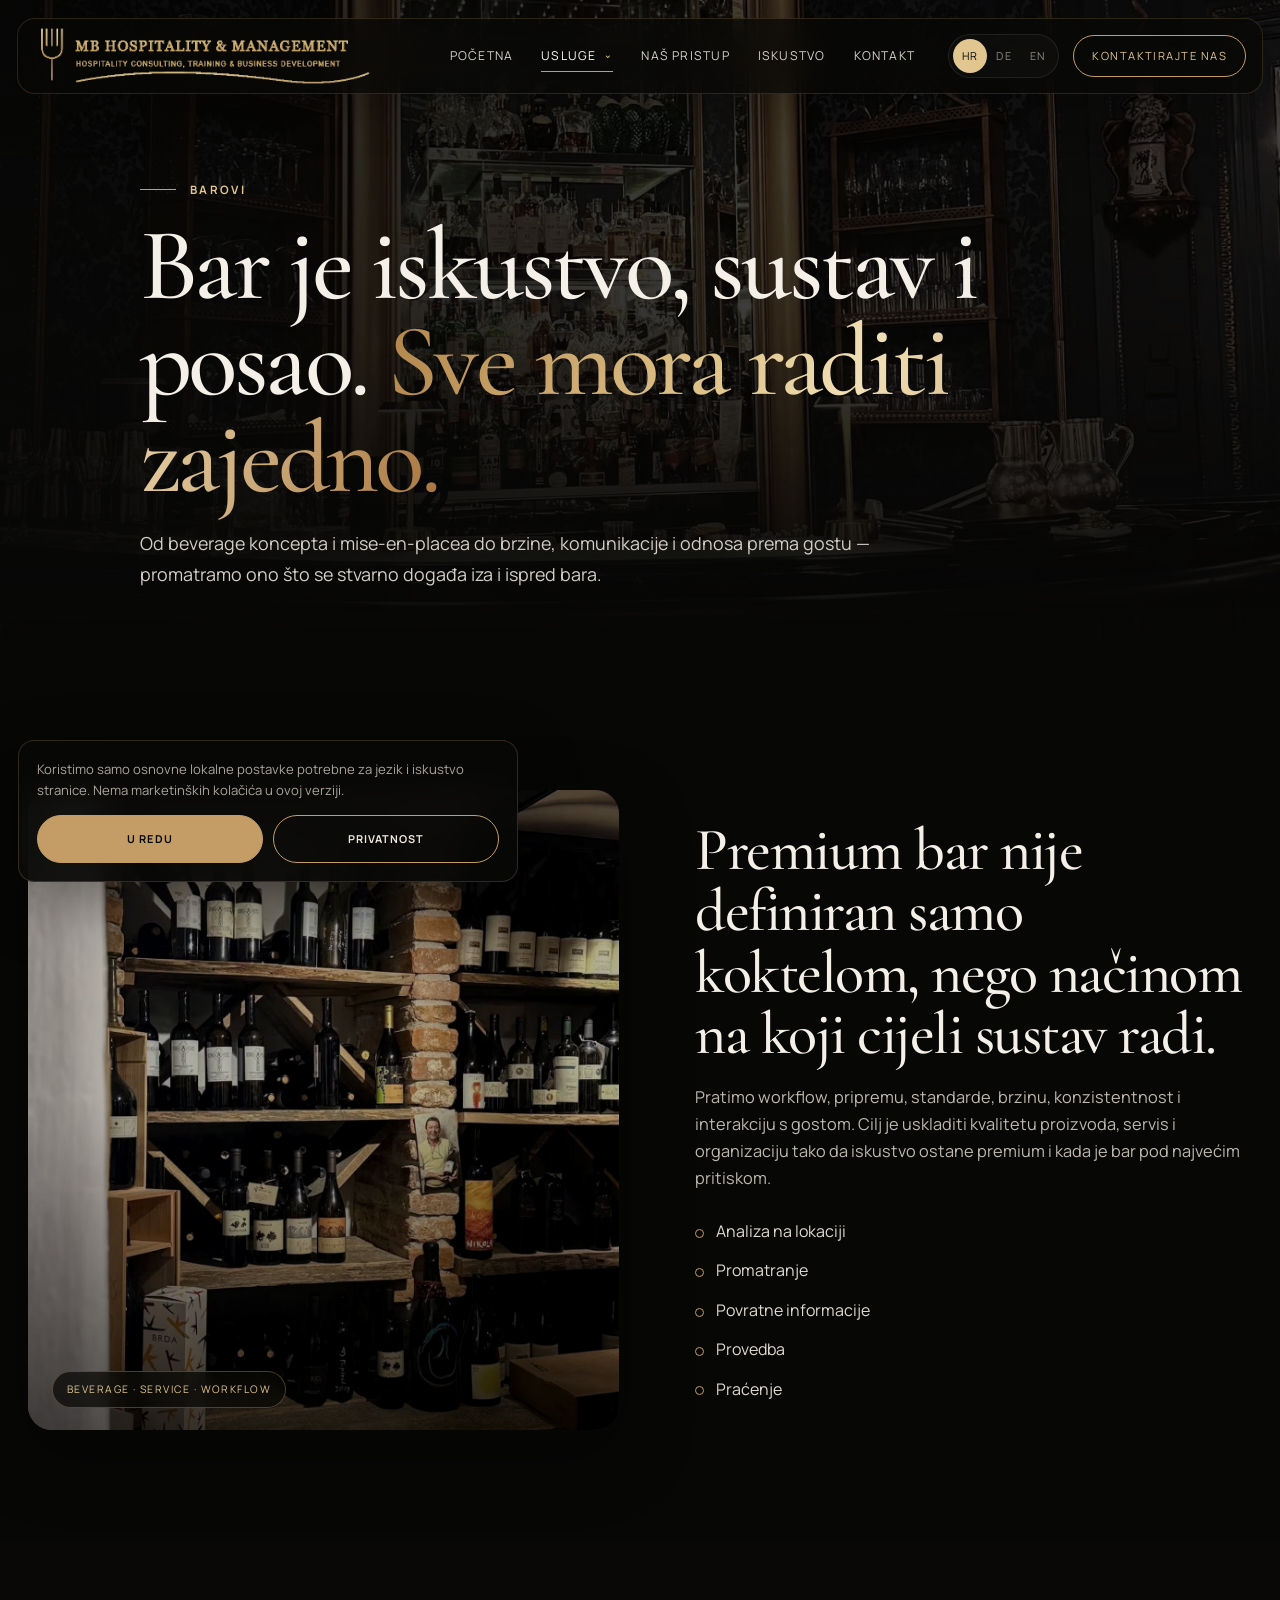
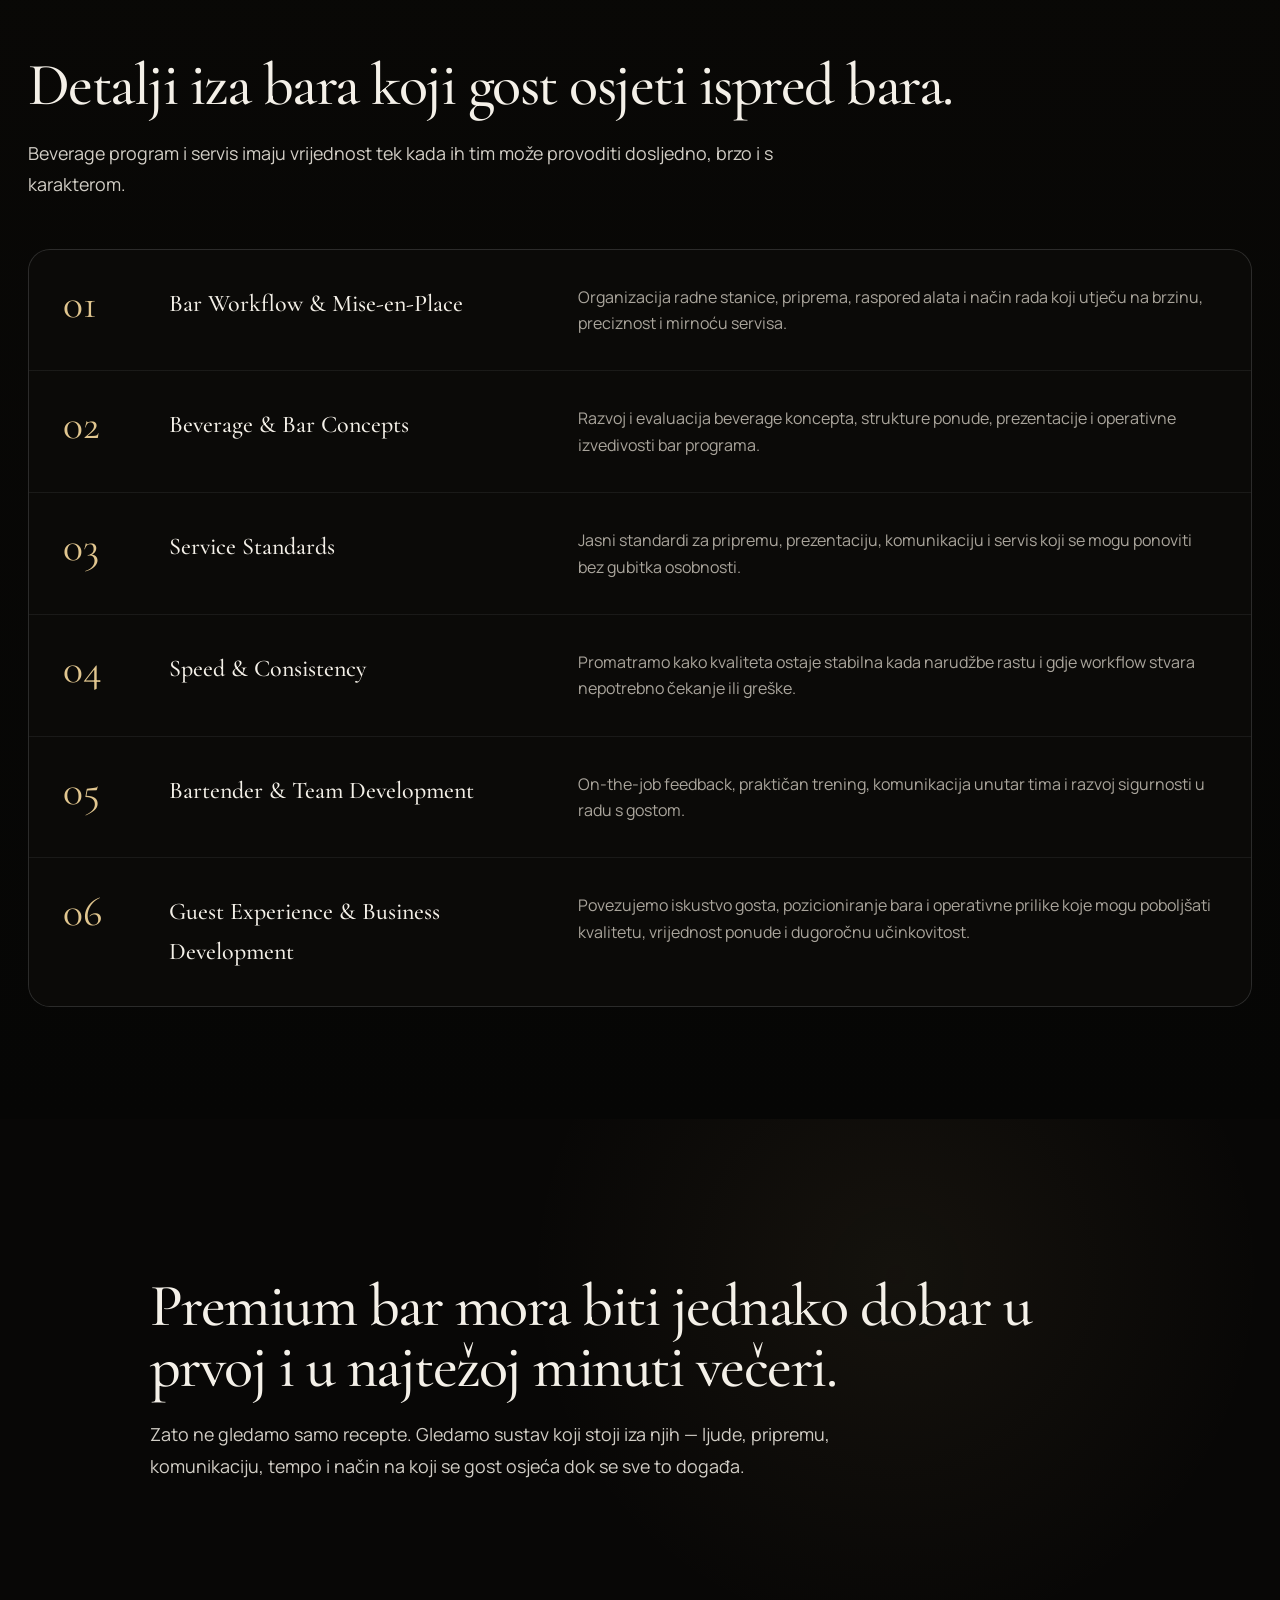
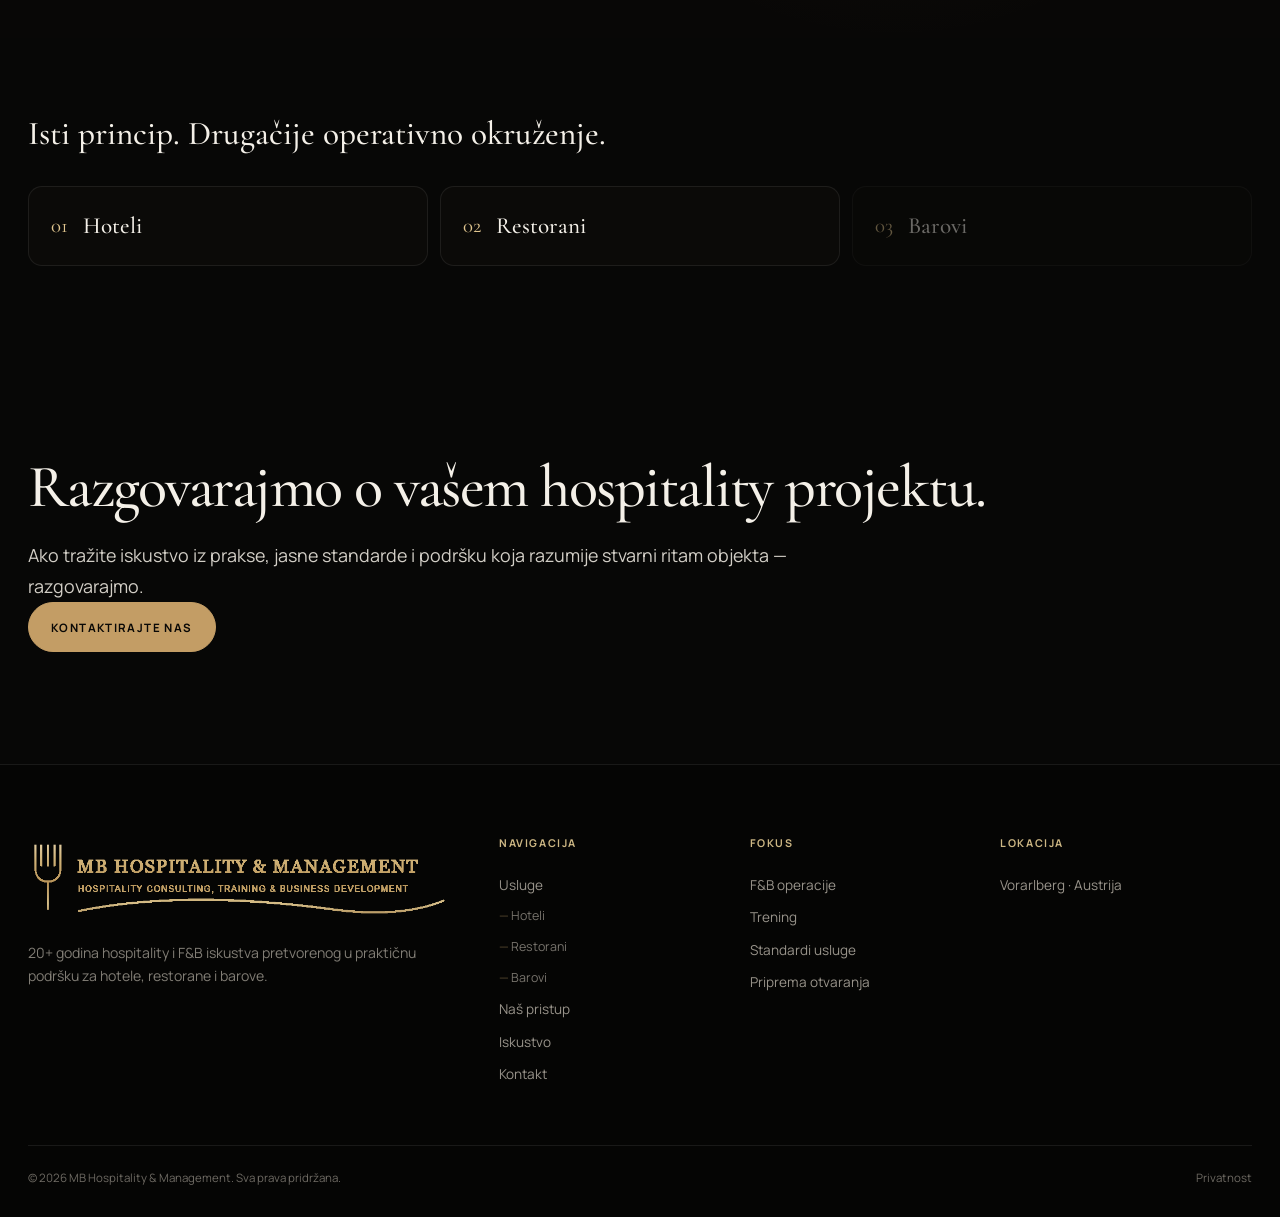
<file: barovi.html>
<!DOCTYPE html>

<html lang="hr"><head><meta charset="utf-8"/><meta content="width=device-width,initial-scale=1,viewport-fit=cover" name="viewport"/><meta content="#070706" name="theme-color"/><meta content="On-site operativna podrška za barove: workflow, beverage koncepti, standardi usluge, trening i razvoj bar operacije." name="description"/><title>Barovi | MB Hospitality &amp; Management</title><link href="assets/img/mark-gold.png" rel="icon" type="image/png"/><link href="https://fonts.googleapis.com" rel="preconnect"/><link crossorigin="" href="https://fonts.gstatic.com" rel="preconnect"/><link href="https://fonts.googleapis.com/css2?family=Cormorant+Garamond:wght@400;500;600&amp;family=Manrope:wght@400;500;600;700&amp;display=swap" rel="stylesheet"/><link href="assets/css/styles.css?v=20260821-profexp-final" rel="stylesheet"/><script defer="" src="assets/js/config.js"></script><script defer="" src="assets/js/app.js?v=20260821-profexp-final"></script></head><body data-meta-key="barsPage.meta" data-title-key="barsPage.title"><header class="site-header"><div class="nav-shell"><a aria-label="MB Hospitality &amp; Management" class="brand" href="index.html"><img alt="MB Hospitality &amp; Management" src="assets/img/logo-gold.png"/></a><nav aria-label="Glavna navigacija" class="desktop-nav" data-i18n-aria="aria.nav">
<a data-i18n="nav.home" data-nav-page="index" href="index.html">Početna</a>
<div class="nav-item nav-item--dropdown">
<a class="nav-parent" data-nav-page="usluge" href="usluge.html"><span data-i18n="nav.services">Usluge</span><span aria-hidden="true" class="nav-caret">⌄</span></a>
<div aria-label="Podstranice usluga" class="nav-dropdown" data-i18n-aria="aria.serviceSubnav">
<a data-nav-page="hoteli" href="hoteli.html"><span class="nav-dropdown__num">01</span><span data-i18n="nav.hotels">Hoteli</span></a>
<a data-nav-page="restorani" href="restorani.html"><span class="nav-dropdown__num">02</span><span data-i18n="nav.restaurants">Restorani</span></a>
<a data-nav-page="barovi" href="barovi.html"><span class="nav-dropdown__num">03</span><span data-i18n="nav.bars">Barovi</span></a>
</div>
</div>
<a data-i18n="nav.approach" data-nav-page="pristup" href="pristup.html">Naš pristup</a>
<a data-i18n="nav.experience" data-nav-page="iskustvo" href="iskustvo.html">Iskustvo</a>
<a data-i18n="nav.contact" data-nav-page="kontakt" href="kontakt.html">Kontakt</a>
</nav><div class="nav-actions"><div aria-label="Jezik" class="lang-switch" data-i18n-aria="aria.language"><button data-lang="hr" type="button">HR</button><button data-lang="de" type="button">DE</button><button data-lang="en" type="button">EN</button></div><a class="nav-cta" data-i18n="nav.cta" href="kontakt.html">Kontaktirajte nas</a><button aria-expanded="false" aria-label="Izbornik" class="menu-btn" data-i18n-aria="aria.menu" type="button"><span></span></button></div></div></header><div class="mobile-menu">
<a data-i18n="nav.home" data-nav-page="index" href="index.html">Početna</a>
<div class="mobile-subnav"><div class="mobile-subnav__head"><a class="mobile-subnav__parent" data-i18n="nav.services" data-nav-page="usluge" href="usluge.html">Usluge</a><button aria-controls="mobile-services-subnav" aria-expanded="false" class="mobile-subnav__toggle" data-i18n-aria="aria.serviceSubnav" type="button"><span aria-hidden="true"></span></button></div><div aria-hidden="true" class="mobile-subnav__links" id="mobile-services-subnav"><a data-nav-page="hoteli" href="hoteli.html"><span class="mobile-subnav__num">01</span><span data-i18n="nav.hotels">Hoteli</span></a><a data-nav-page="restorani" href="restorani.html"><span class="mobile-subnav__num">02</span><span data-i18n="nav.restaurants">Restorani</span></a><a data-nav-page="barovi" href="barovi.html"><span class="mobile-subnav__num">03</span><span data-i18n="nav.bars">Barovi</span></a></div></div>
<a data-i18n="nav.approach" data-nav-page="pristup" href="pristup.html">Naš pristup</a>
<a data-i18n="nav.experience" data-nav-page="iskustvo" href="iskustvo.html">Iskustvo</a>
<a data-i18n="nav.contact" data-nav-page="kontakt" href="kontakt.html">Kontakt</a>
<div aria-label="Jezik" class="lang-switch" data-i18n-aria="aria.language"><button data-lang="hr" type="button">HR</button><button data-lang="de" type="button">DE</button><button data-lang="en" type="button">EN</button></div>
<div class="mobile-menu__footer" data-i18n="common.location">Vorarlberg · Austrija</div>
</div><main>
<section class="page-hero sector-page-hero"><div class="page-hero__bg" style="background-image:url('assets/img/editorial/premium-bar.avif')"></div><div class="container page-hero__content"><p class="eyebrow" data-i18n="barsPage.eyebrow">Barovi</p><h1 class="display" data-i18n="barsPage.hero">Bar je iskustvo, sustav i posao. <span class="gold">Sve mora raditi zajedno.</span></h1><p class="lead" data-i18n="barsPage.lead">Od beverage koncepta i mise-en-placea do brzine, komunikacije i odnosa prema gostu — promatramo ono što se stvarno događa iza i ispred bara.</p></div></section>
<section class="section"><div class="container split"><div class="split__media reveal"><img alt="Vino i beverage program" data-i18n-alt="alt.wineCellar" loading="lazy" src="assets/img/editorial/wine-cellar.avif"/><span class="split__tag" data-i18n="barsPage.tag">Beverage · Service · Workflow</span></div><div class="split__copy reveal delay-1"><h2 class="h2" data-i18n="barsPage.introTitle">Premium bar nije definiran samo koktelom, nego načinom na koji cijela operacija radi.</h2><p data-i18n="barsPage.introText">Pratimo workflow, pripremu, standarde, brzinu, konzistentnost i interakciju s gostom. Cilj je uskladiti kvalitetu proizvoda, servis i organizaciju tako da iskustvo ostane premium i kada je bar pod najvećim pritiskom.</p><ul class="checklist sector-method-list"><li data-i18n="process.1t">On-site analiza</li><li data-i18n="process.2t">Promatranje</li><li data-i18n="process.3t">Povratne informacije</li><li data-i18n="process.4t">Provedba</li><li data-i18n="process.5t">Praćenje</li></ul></div></div></section>
<section class="section section--dark"><div class="container"><div class="reveal"><h2 class="h2" data-i18n="barsPage.focusTitle">Detalji iza bara koji gost osjeti ispred bara.</h2><p class="lead" data-i18n="barsPage.focusLead">Beverage program i servis imaju vrijednost tek kada ih tim može provoditi dosljedno, brzo i s karakterom.</p></div><div class="detail-list reveal"><div class="detail-row"><div class="detail-row__num">01</div><h3 data-i18n="barsPage.r1t">Bar Workflow &amp; Mise-en-Place</h3><p data-i18n="barsPage.r1p">Organizacija radne stanice, priprema, raspored alata i način rada koji utječu na brzinu, preciznost i mirnoću servisa.</p></div><div class="detail-row"><div class="detail-row__num">02</div><h3 data-i18n="barsPage.r2t">Beverage &amp; Bar Concepts</h3><p data-i18n="barsPage.r2p">Razvoj i evaluacija beverage koncepta, strukture ponude, prezentacije i operativne izvedivosti bar programa.</p></div><div class="detail-row"><div class="detail-row__num">03</div><h3 data-i18n="barsPage.r3t">Service Standards</h3><p data-i18n="barsPage.r3p">Jasni standardi za pripremu, prezentaciju, komunikaciju i servis koji se mogu ponoviti bez gubitka osobnosti.</p></div><div class="detail-row"><div class="detail-row__num">04</div><h3 data-i18n="barsPage.r4t">Speed &amp; Consistency</h3><p data-i18n="barsPage.r4p">Promatramo kako kvaliteta ostaje stabilna kada narudžbe rastu i gdje workflow stvara nepotrebno čekanje ili greške.</p></div><div class="detail-row"><div class="detail-row__num">05</div><h3 data-i18n="barsPage.r5t">Bartender &amp; Team Development</h3><p data-i18n="barsPage.r5p">On-the-job feedback, praktičan trening, komunikacija unutar tima i razvoj sigurnosti u radu s gostom.</p></div><div class="detail-row"><div class="detail-row__num">06</div><h3 data-i18n="barsPage.r6t">Guest Experience &amp; Business Development</h3><p data-i18n="barsPage.r6p">Povezujemo iskustvo gosta, pozicioniranje bara i operativne prilike koje mogu poboljšati kvalitetu, vrijednost ponude i dugoročnu učinkovitost.</p></div></div></div></section>
<section class="section sector-statement"><div class="container sector-statement__inner reveal"><h2 class="h2" data-i18n="barsPage.statement">Premium bar mora biti jednako dobar u prvoj i u najtežoj minuti večeri.</h2><p class="lead" data-i18n="barsPage.statementText">Zato ne gledamo samo recepte. Gledamo sustav koji stoji iza njih — ljude, pripremu, komunikaciju, tempo i način na koji se gost osjeća dok se sve to događa.</p></div></section>
<section class="section section--tight"><div class="container"><div class="reveal sector-crosshead sector-crosshead--clean"><h2 class="h3" data-i18n="sectors.crossTitle">Isti princip. Drugačije operativno okruženje.</h2></div><div class="sector-mini-links"><a data-sector-link="hoteli" href="hoteli.html"><span>01</span><strong data-i18n="nav.hotels">Hoteli</strong></a><a data-sector-link="restorani" href="restorani.html"><span>02</span><strong data-i18n="nav.restaurants">Restorani</strong></a><a data-sector-link="barovi" href="barovi.html"><span>03</span><strong data-i18n="nav.bars">Barovi</strong></a></div></div></section>
<section class="section cta-section"><div class="container cta-box reveal"><h2 class="h2" data-i18n="cta.title">Razgovarajmo o vašem hospitality projektu.</h2><p class="lead" data-i18n="cta.text">Ako tražite iskustvo iz prakse, jasne standarde i podršku koja razumije stvarni ritam objekta — razgovarajmo.</p><a class="btn btn--gold" data-i18n="cta.button" href="kontakt.html">Kontaktirajte nas</a></div></section>
</main><footer class="site-footer"><div class="container"><div class="footer-grid"><div class="footer-brand"><img alt="MB Hospitality &amp; Management" src="assets/img/logo-gold.png"/><p data-i18n="footer.copy">Operativno savjetovanje, trening i poslovni razvoj u hotelijerstvu i gastronomiji — izravno u vašem objektu.</p></div><div class="footer-col"><h4 data-i18n="footer.nav">Navigacija</h4><a data-i18n="nav.services" href="usluge.html">Usluge</a><a class="footer-sub" data-i18n="nav.hotels" href="hoteli.html">Hoteli</a><a class="footer-sub" data-i18n="nav.restaurants" href="restorani.html">Restorani</a><a class="footer-sub" data-i18n="nav.bars" href="barovi.html">Barovi</a><a data-i18n="nav.approach" href="pristup.html">Naš pristup</a><a data-i18n="nav.experience" href="iskustvo.html">Iskustvo</a><a data-i18n="nav.contact" href="kontakt.html">Kontakt</a></div><div class="footer-col"><h4 data-i18n="footer.focus">Fokus</h4><span data-i18n="footer.f1">F&amp;B operacije</span><span data-i18n="footer.f2">Trening</span><span data-i18n="footer.f3">Standardi usluge</span><span data-i18n="footer.f4">Priprema otvaranja</span></div><div class="footer-col"><h4 data-i18n="footer.location">Lokacija</h4><span data-i18n="common.location">Vorarlberg · Austrija</span></div></div><div class="footer-bottom"><span>© 2026 MB Hospitality &amp; Management. <span data-i18n="footer.rights">Sva prava pridržana.</span></span><a data-i18n="footer.privacy" href="privatnost.html">Privatnost</a></div></div></footer><div class="cookie-bar"><p data-i18n="cookie.text">Koristimo samo osnovne lokalne postavke potrebne za jezik i iskustvo stranice.</p><div class="cookie-actions"><button data-cookie-ok="" data-i18n="cookie.ok" type="button">U redu</button><a class="btn btn--ghost" data-i18n="cookie.more" href="privatnost.html">Privatnost</a></div></div></body></html>
</file>
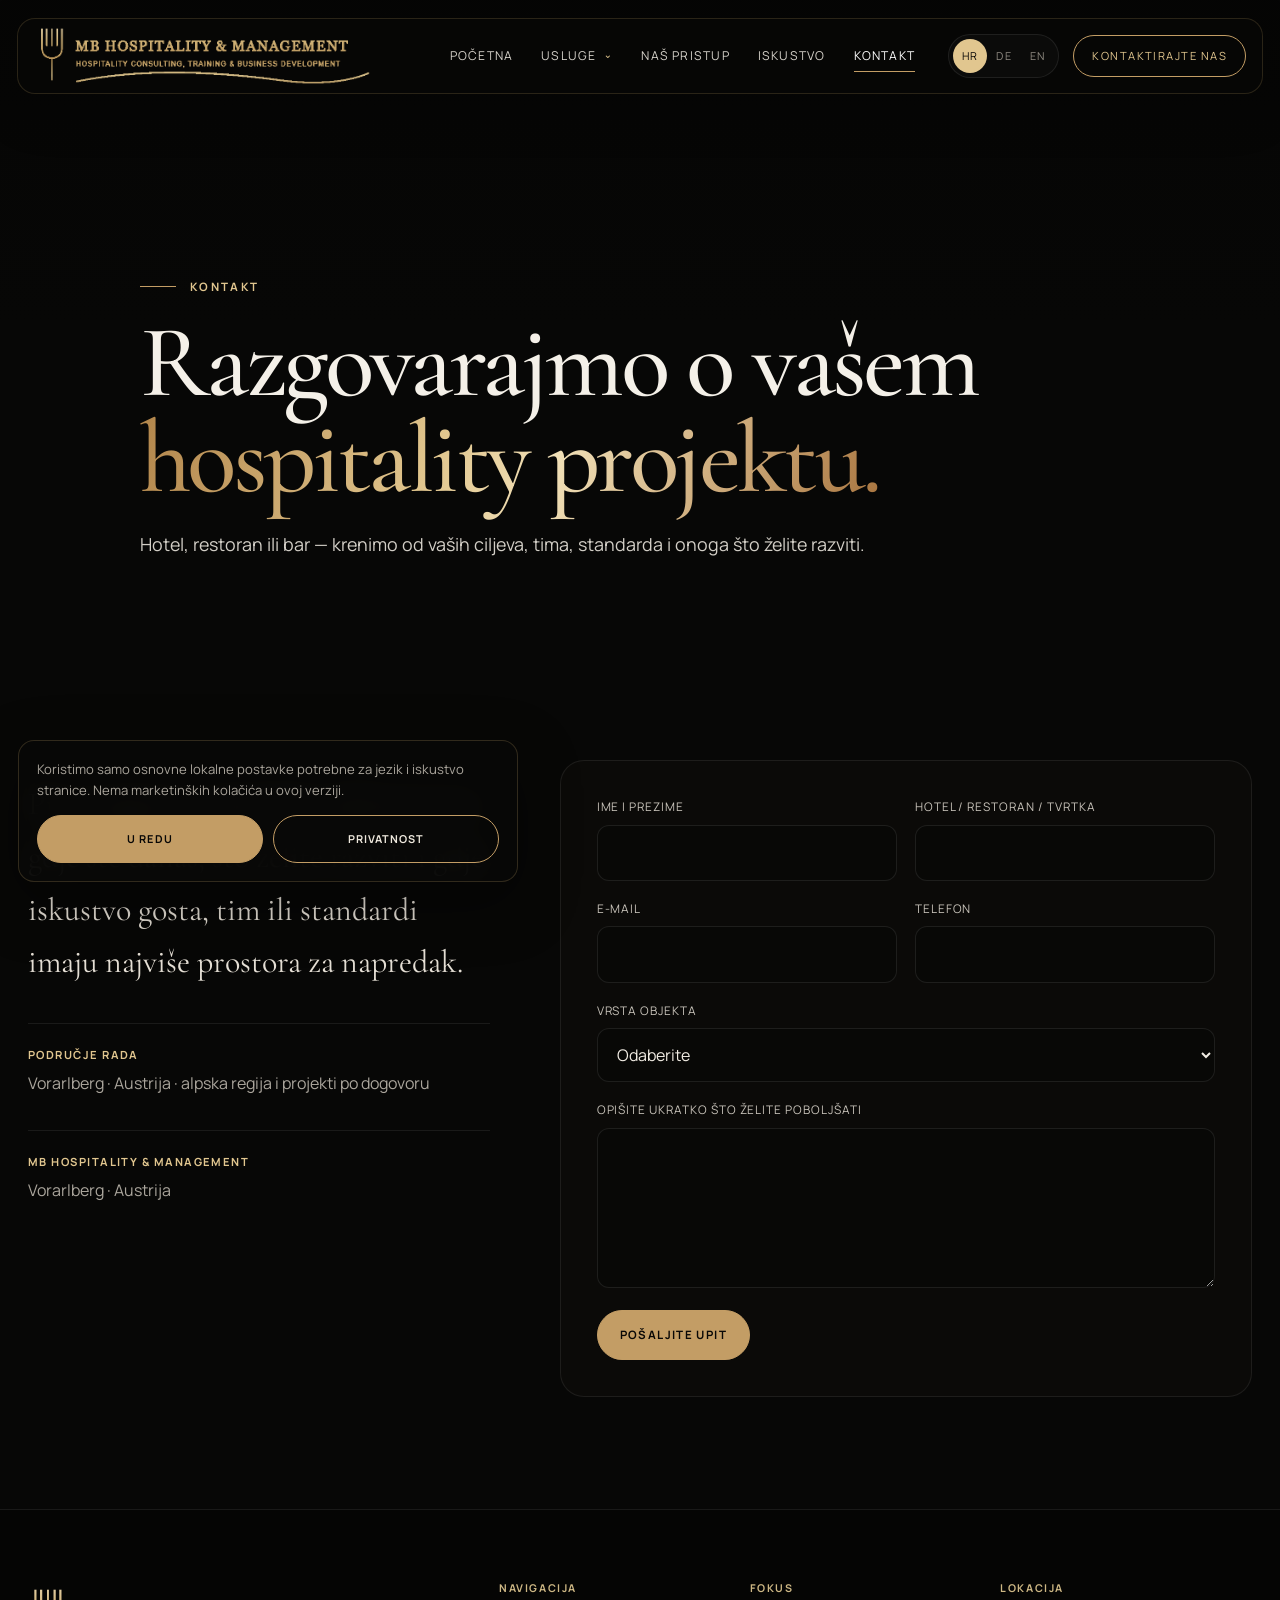
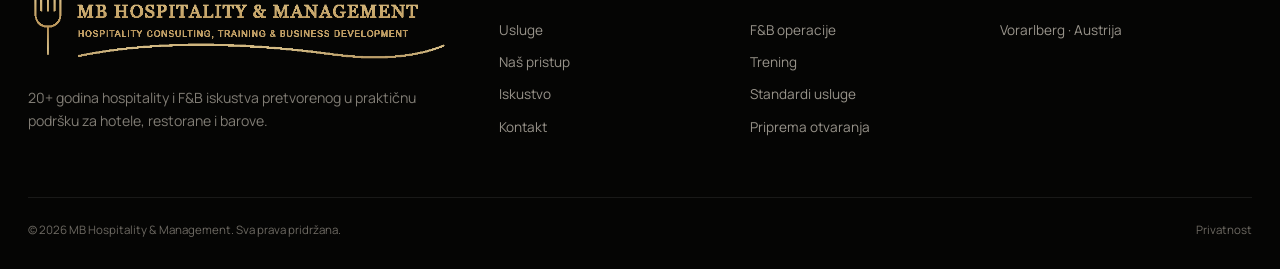
<file: kontakt.html>
<!DOCTYPE html>

<html lang="hr"><head><meta charset="utf-8"/><meta content="width=device-width,initial-scale=1,viewport-fit=cover" name="viewport"/><meta content="#070706" name="theme-color"/><meta content="Kontaktirajte MB Hospitality &amp; Management za on-site hospitality consulting, training i operational development u Vorarlbergu i alpskoj regiji." name="description"/><title>Kontakt | MB Hospitality &amp; Management</title><link href="assets/img/mark-gold.png" rel="icon"/><link href="https://fonts.googleapis.com" rel="preconnect"/><link crossorigin="" href="https://fonts.gstatic.com" rel="preconnect"/><link href="https://fonts.googleapis.com/css2?family=Cormorant+Garamond:wght@400;500;600&amp;family=Manrope:wght@400;500;600;700&amp;display=swap" rel="stylesheet"/><link href="assets/css/styles.css?v=20260821-profexp-final" rel="stylesheet"/><script defer="" src="assets/js/config.js"></script><script defer="" src="assets/js/app.js?v=20260821-profexp-final"></script></head><body data-meta-key="contactPage.meta" data-title-key="contactPage.title">
<header class="site-header"><div class="nav-shell"><a class="brand" href="index.html"><img alt="MB Hospitality &amp; Management" src="assets/img/logo-gold.png"/></a><nav aria-label="Glavna navigacija" class="desktop-nav" data-i18n-aria="aria.nav">
<a data-i18n="nav.home" data-nav-page="index" href="index.html">Početna</a>
<div class="nav-item nav-item--dropdown">
<a class="nav-parent" data-nav-page="usluge" href="usluge.html"><span data-i18n="nav.services">Usluge</span><span aria-hidden="true" class="nav-caret">⌄</span></a>
<div aria-label="Podstranice usluga" class="nav-dropdown" data-i18n-aria="aria.serviceSubnav">
<a data-nav-page="hoteli" href="hoteli.html"><span class="nav-dropdown__num">01</span><span data-i18n="nav.hotels">Hoteli</span></a>
<a data-nav-page="restorani" href="restorani.html"><span class="nav-dropdown__num">02</span><span data-i18n="nav.restaurants">Restorani</span></a>
<a data-nav-page="barovi" href="barovi.html"><span class="nav-dropdown__num">03</span><span data-i18n="nav.bars">Barovi</span></a>
</div>
</div>
<a data-i18n="nav.approach" data-nav-page="pristup" href="pristup.html">Naš pristup</a>
<a data-i18n="nav.experience" data-nav-page="iskustvo" href="iskustvo.html">Iskustvo</a>
<a data-i18n="nav.contact" data-nav-page="kontakt" href="kontakt.html">Kontakt</a>
</nav><div class="nav-actions"><div aria-label="Jezik" class="lang-switch" data-i18n-aria="aria.language"><button data-lang="hr">HR</button><button data-lang="de">DE</button><button data-lang="en">EN</button></div><a class="nav-cta" data-i18n="nav.cta" href="kontakt.html">Kontaktirajte nas</a><button aria-expanded="false" aria-label="Izbornik" class="menu-btn" data-i18n-aria="aria.menu" type="button"><span></span></button></div></div></header><div class="mobile-menu">
<a data-i18n="nav.home" data-nav-page="index" href="index.html">Početna</a>
<div class="mobile-subnav"><div class="mobile-subnav__head"><a class="mobile-subnav__parent" data-i18n="nav.services" data-nav-page="usluge" href="usluge.html">Usluge</a><button aria-controls="mobile-services-subnav" aria-expanded="false" class="mobile-subnav__toggle" data-i18n-aria="aria.serviceSubnav" type="button"><span aria-hidden="true"></span></button></div><div aria-hidden="true" class="mobile-subnav__links" id="mobile-services-subnav"><a data-nav-page="hoteli" href="hoteli.html"><span class="mobile-subnav__num">01</span><span data-i18n="nav.hotels">Hoteli</span></a><a data-nav-page="restorani" href="restorani.html"><span class="mobile-subnav__num">02</span><span data-i18n="nav.restaurants">Restorani</span></a><a data-nav-page="barovi" href="barovi.html"><span class="mobile-subnav__num">03</span><span data-i18n="nav.bars">Barovi</span></a></div></div>
<a data-i18n="nav.approach" data-nav-page="pristup" href="pristup.html">Naš pristup</a>
<a data-i18n="nav.experience" data-nav-page="iskustvo" href="iskustvo.html">Iskustvo</a>
<a data-i18n="nav.contact" data-nav-page="kontakt" href="kontakt.html">Kontakt</a>
<div aria-label="Jezik" class="lang-switch" data-i18n-aria="aria.language"><button data-lang="hr" type="button">HR</button><button data-lang="de" type="button">DE</button><button data-lang="en" type="button">EN</button></div>
<div class="mobile-menu__footer" data-i18n="common.location">Vorarlberg · Austrija</div>
</div><main><section class="page-hero"><div class="page-hero__bg" style="background-image:url('https://images.unsplash.com/photo-1759038086397-2b7b1535da04?fit=crop&amp;fm=webp&amp;q=80&amp;w=2200')"></div><div class="container page-hero__content"><p class="eyebrow" data-i18n="contactPage.eyebrow">Kontakt</p><h1 class="display" data-i18n="contactPage.hero">Razgovarajmo o vašem <span class="gold">hospitality projektu.</span></h1><p class="lead" data-i18n="contactPage.lead">Hotel, restoran ili bar — krenimo od vaših ciljeva, tima, standarda i onoga što želite razviti.</p></div></section>
<section class="section"><div class="container contact-grid"><aside class="contact-aside reveal"><p class="contact-kicker" data-i18n="contactPage.side">Prvi razgovor može biti jednostavan: gdje ste danas, što želite razviti i gdje iskustvo gosta, tim ili standardi imaju najviše prostora za napredak.</p><div class="location-line"><strong data-i18n="contactPage.region">Područje rada</strong><span data-i18n="contactPage.regionText"></span></div><div class="location-line"><strong>MB Hospitality &amp; Management</strong><span data-i18n="common.location">Vorarlberg · Austrija</span></div></aside><form class="contact-form reveal delay-1" id="contact-form"><div class="form-grid"><div class="field"><label data-i18n="form.name">Ime i prezime</label><input autocomplete="name" name="name" required=""/></div><div class="field"><label data-i18n="form.company">Hotel / restoran / tvrtka</label><input autocomplete="organization" name="company"/></div><div class="field"><label data-i18n="form.email">E-mail</label><input autocomplete="email" name="email" required="" type="email"/></div><div class="field"><label data-i18n="form.phone">Telefon</label><input autocomplete="tel" name="phone" type="tel"/></div><div class="field field--full"><label data-i18n="form.type">Vrsta objekta</label><select name="property_type"><option data-i18n="form.typeOption" value="">Odaberite</option><option data-i18n="form.hotel" value="Hotel">Hotel</option><option data-i18n="form.restaurant" value="Restaurant">Restoran</option><option data-i18n="form.bar" value="Bar">Bar</option><option data-i18n="form.other" value="Other">Drugo</option></select></div><div class="field field--full"><label data-i18n="form.message">Opišite ukratko što želite poboljšati</label><textarea name="message" required=""></textarea></div></div><button class="btn btn--gold" data-i18n="form.submit" style="margin-top:22px" type="submit">Pošaljite upit</button><div class="form-status" role="status"></div></form></div></section></main>
<footer class="site-footer"><div class="container"><div class="footer-grid"><div class="footer-brand"><img alt="MB Hospitality &amp; Management" src="assets/img/logo-gold.png"/><p data-i18n="footer.copy"></p></div><div class="footer-col"><h4 data-i18n="footer.nav"></h4><a data-i18n="nav.services" href="usluge.html"></a><a data-i18n="nav.approach" href="pristup.html"></a><a data-i18n="nav.experience" href="iskustvo.html"></a><a data-i18n="nav.contact" href="kontakt.html"></a></div><div class="footer-col"><h4 data-i18n="footer.focus"></h4><span data-i18n="footer.f1">F&amp;B operacije</span><span data-i18n="footer.f2">Trening</span><span data-i18n="footer.f3">Standardi usluge</span><span data-i18n="footer.f4">Priprema otvaranja</span></div><div class="footer-col"><h4 data-i18n="footer.location"></h4><span data-i18n="common.location"></span></div></div><div class="footer-bottom"><span>© 2026 MB Hospitality &amp; Management. <span data-i18n="footer.rights"></span></span><a data-i18n="footer.privacy" href="privatnost.html"></a></div></div></footer><div class="cookie-bar"><p data-i18n="cookie.text"></p><div class="cookie-actions"><button data-cookie-ok="" data-i18n="cookie.ok" type="button"></button><a class="btn btn--ghost" data-i18n="cookie.more" href="privatnost.html"></a></div></div>
</body></html>
</file>
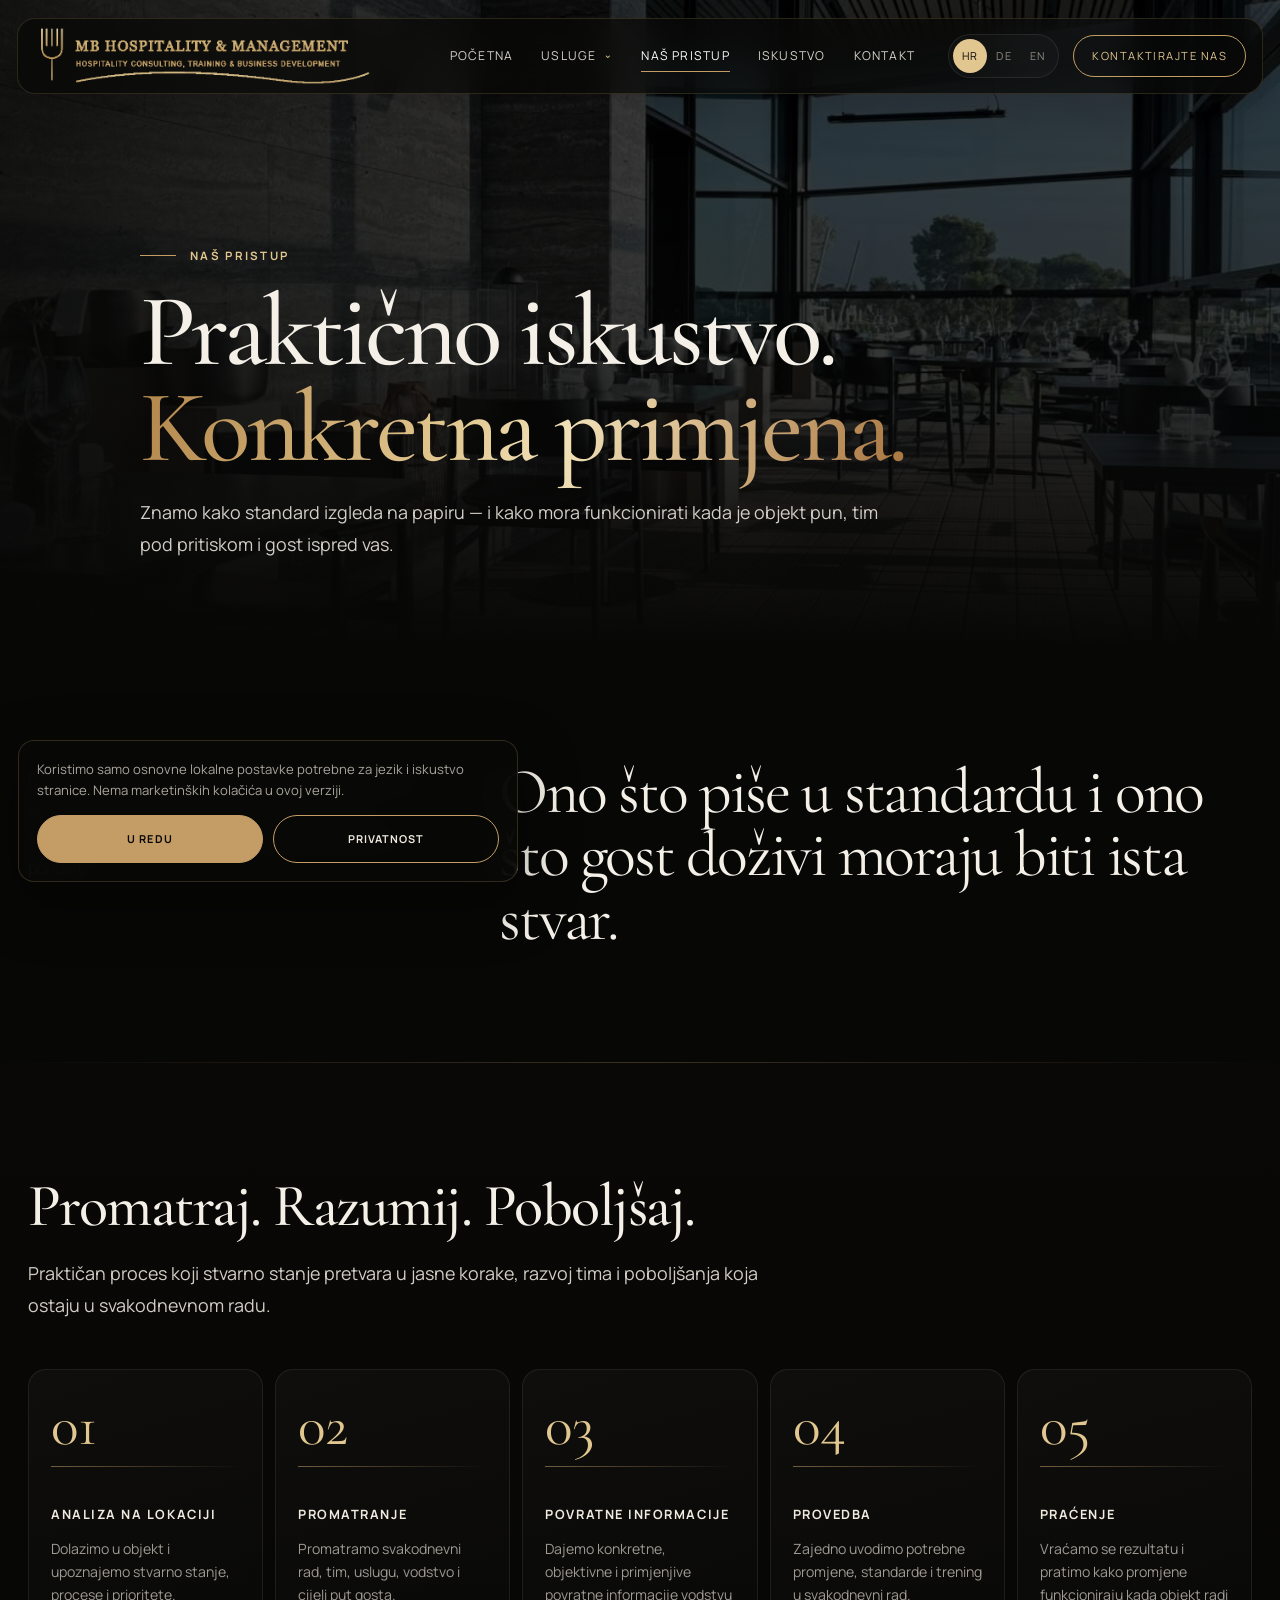
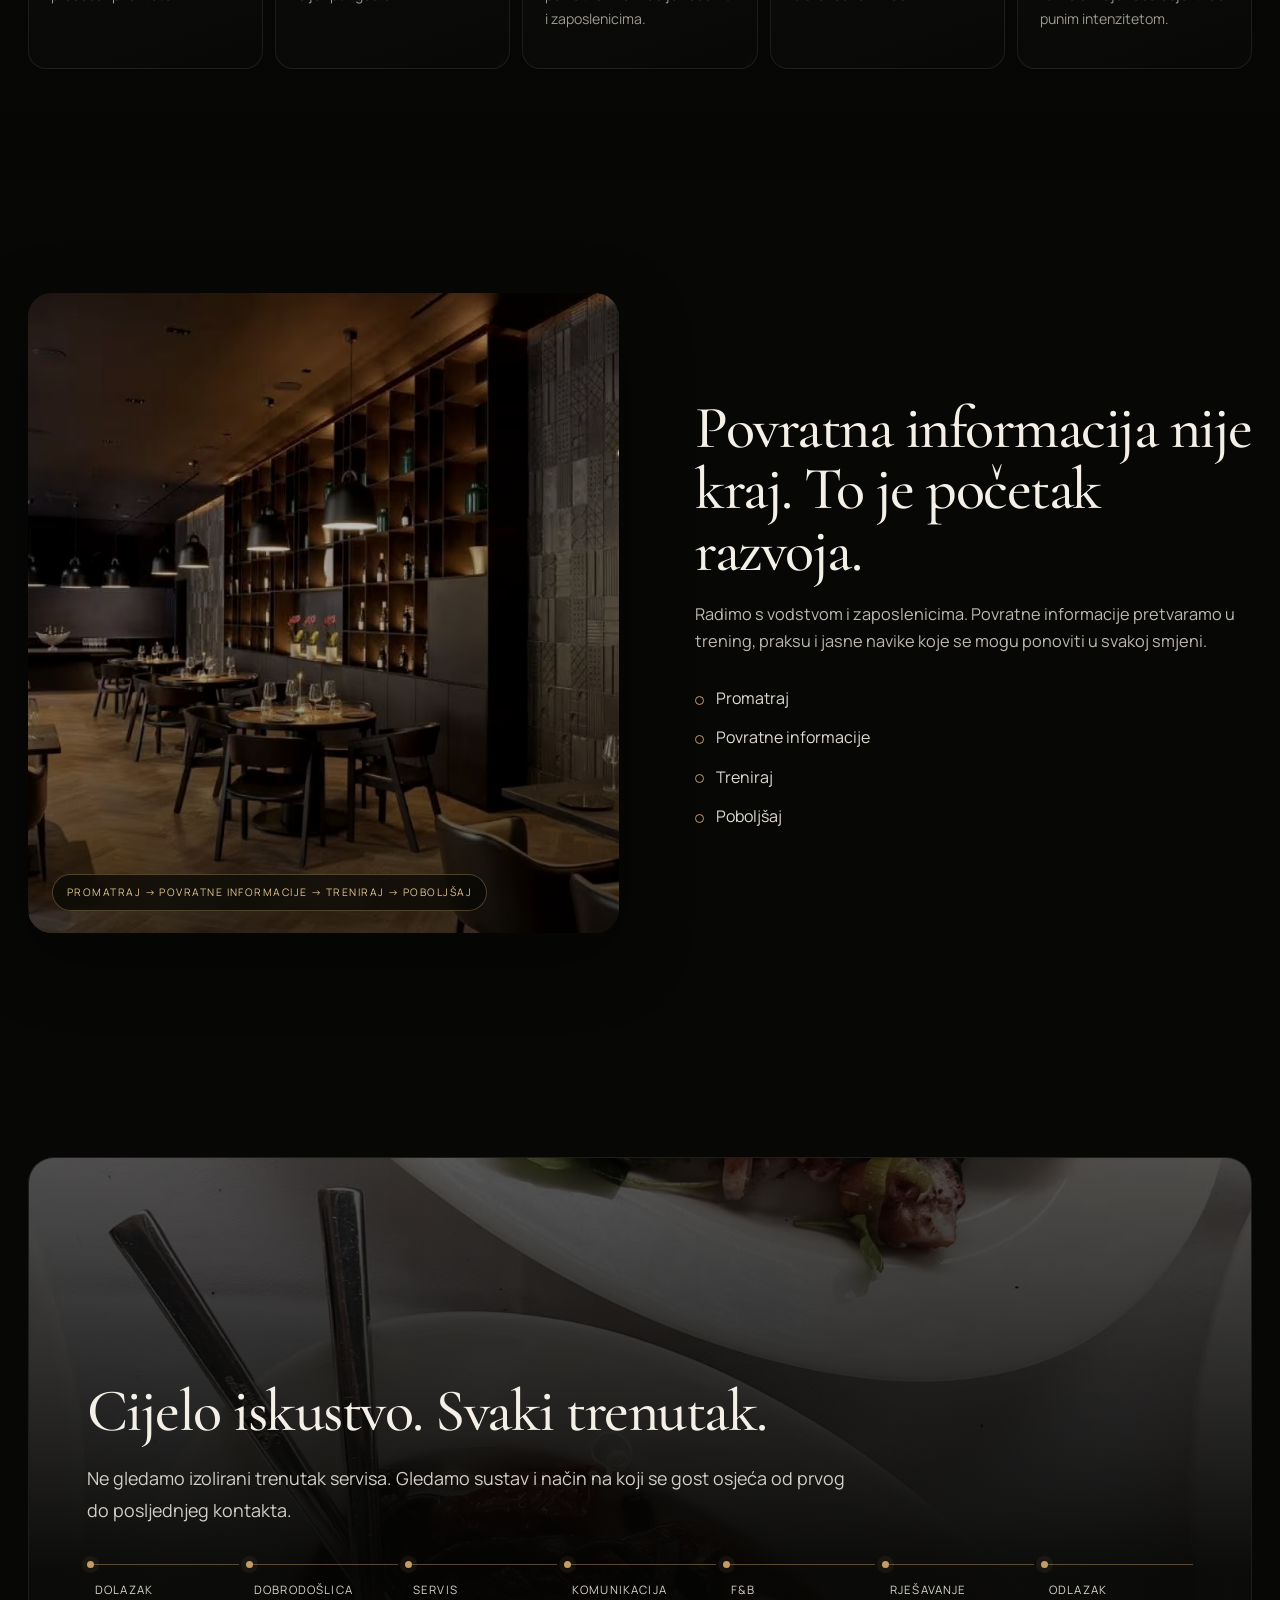
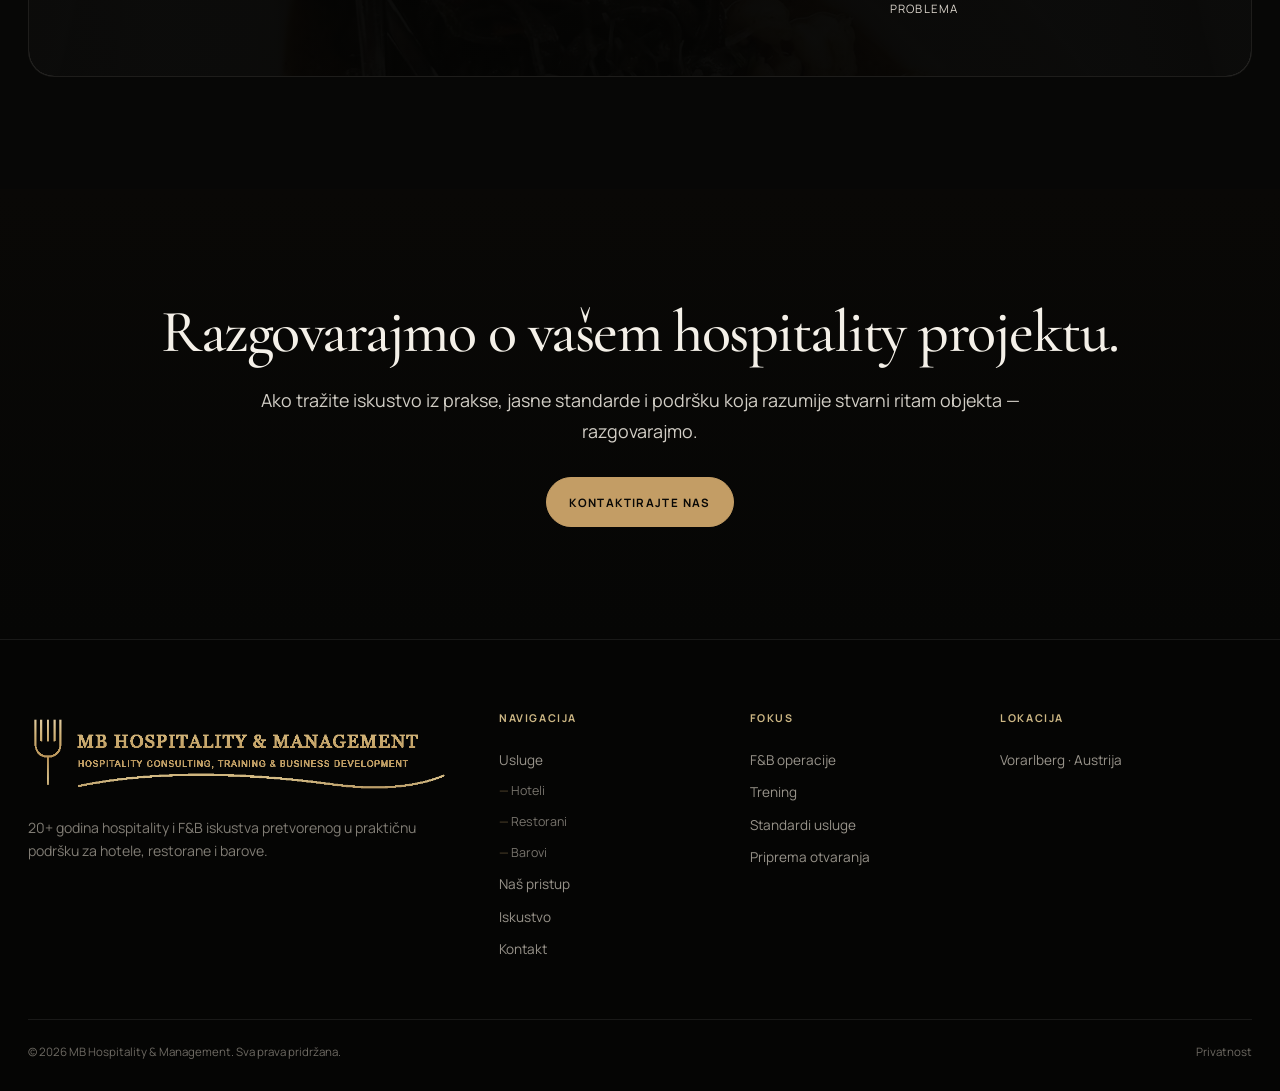
<file: pristup.html>
<!DOCTYPE html>

<html lang="hr"><head><meta charset="utf-8"/><meta content="width=device-width,initial-scale=1,viewport-fit=cover" name="viewport"/><meta content="#070706" name="theme-color"/><meta content="Hands-on on-site hospitality consulting: observe, understand, feedback, implementation i follow-up." name="description"/><title>Naš pristup | MB Hospitality &amp; Management</title><link href="assets/img/mark-gold.png" rel="icon"/><link href="https://fonts.googleapis.com" rel="preconnect"/><link crossorigin="" href="https://fonts.gstatic.com" rel="preconnect"/><link href="https://fonts.googleapis.com/css2?family=Cormorant+Garamond:wght@400;500;600&amp;family=Manrope:wght@400;500;600;700&amp;display=swap" rel="stylesheet"/><link href="assets/css/styles.css?v=20260821-profexp-final" rel="stylesheet"/><script defer="" src="assets/js/config.js"></script><script defer="" src="assets/js/app.js?v=20260821-profexp-final"></script></head><body data-meta-key="approachPage.meta" data-title-key="approachPage.title">
<header class="site-header"><div class="nav-shell"><a class="brand" href="index.html"><img alt="MB Hospitality &amp; Management" src="assets/img/logo-gold.png"/></a><nav aria-label="Glavna navigacija" class="desktop-nav" data-i18n-aria="aria.nav">
<a data-i18n="nav.home" data-nav-page="index" href="index.html">Početna</a>
<div class="nav-item nav-item--dropdown">
<a class="nav-parent" data-nav-page="usluge" href="usluge.html"><span data-i18n="nav.services">Usluge</span><span aria-hidden="true" class="nav-caret">⌄</span></a>
<div aria-label="Podstranice usluga" class="nav-dropdown" data-i18n-aria="aria.serviceSubnav">
<a data-nav-page="hoteli" href="hoteli.html"><span class="nav-dropdown__num">01</span><span data-i18n="nav.hotels">Hoteli</span></a>
<a data-nav-page="restorani" href="restorani.html"><span class="nav-dropdown__num">02</span><span data-i18n="nav.restaurants">Restorani</span></a>
<a data-nav-page="barovi" href="barovi.html"><span class="nav-dropdown__num">03</span><span data-i18n="nav.bars">Barovi</span></a>
</div>
</div>
<a data-i18n="nav.approach" data-nav-page="pristup" href="pristup.html">Naš pristup</a>
<a data-i18n="nav.experience" data-nav-page="iskustvo" href="iskustvo.html">Iskustvo</a>
<a data-i18n="nav.contact" data-nav-page="kontakt" href="kontakt.html">Kontakt</a>
</nav><div class="nav-actions"><div aria-label="Jezik" class="lang-switch" data-i18n-aria="aria.language"><button data-lang="hr">HR</button><button data-lang="de">DE</button><button data-lang="en">EN</button></div><a class="nav-cta" data-i18n="nav.cta" href="kontakt.html">Kontaktirajte nas</a><button aria-expanded="false" aria-label="Izbornik" class="menu-btn" data-i18n-aria="aria.menu" type="button"><span></span></button></div></div></header>
<div class="mobile-menu">
<a data-i18n="nav.home" data-nav-page="index" href="index.html">Početna</a>
<div class="mobile-subnav"><div class="mobile-subnav__head"><a class="mobile-subnav__parent" data-i18n="nav.services" data-nav-page="usluge" href="usluge.html">Usluge</a><button aria-controls="mobile-services-subnav" aria-expanded="false" class="mobile-subnav__toggle" data-i18n-aria="aria.serviceSubnav" type="button"><span aria-hidden="true"></span></button></div><div aria-hidden="true" class="mobile-subnav__links" id="mobile-services-subnav"><a data-nav-page="hoteli" href="hoteli.html"><span class="mobile-subnav__num">01</span><span data-i18n="nav.hotels">Hoteli</span></a><a data-nav-page="restorani" href="restorani.html"><span class="mobile-subnav__num">02</span><span data-i18n="nav.restaurants">Restorani</span></a><a data-nav-page="barovi" href="barovi.html"><span class="mobile-subnav__num">03</span><span data-i18n="nav.bars">Barovi</span></a></div></div>
<a data-i18n="nav.approach" data-nav-page="pristup" href="pristup.html">Naš pristup</a>
<a data-i18n="nav.experience" data-nav-page="iskustvo" href="iskustvo.html">Iskustvo</a>
<a data-i18n="nav.contact" data-nav-page="kontakt" href="kontakt.html">Kontakt</a>
<div aria-label="Jezik" class="lang-switch" data-i18n-aria="aria.language"><button data-lang="hr" type="button">HR</button><button data-lang="de" type="button">DE</button><button data-lang="en" type="button">EN</button></div>
<div class="mobile-menu__footer" data-i18n="common.location">Vorarlberg · Austrija</div>
</div><main>
<section class="page-hero"><div class="page-hero__bg" style="background-image:url('assets/img/editorial/restaurant-daylight.avif')"></div><div class="container page-hero__content"><p class="eyebrow" data-i18n="approachPage.eyebrow">Naš pristup</p><h1 class="display" data-i18n="approachPage.hero">Praktično iskustvo. <span class="gold">Konkretna primjena.</span></h1><p class="lead" data-i18n="approachPage.lead">Znamo kako standard izgleda na papiru — i kako mora funkcionirati kada je objekt pun, tim pod pritiskom i gost ispred vas.</p></div></section>
<section class="section"><div class="container statement reveal statement--clean"><div><p class="muted" data-i18n="approachPage.principleText">Promatramo što se događa u stvarnim uvjetima: kada je restoran pun, komunikacija mora biti brza, a standard ovisi o tome koliko ga tim razumije i može ponoviti.</p></div><blockquote class="statement__quote" data-i18n="approachPage.principleTitle">Ono što piše u standardu i ono što gost doživi moraju biti ista stvar.</blockquote></div></section><hr class="rule"/>
<section class="section section--dark"><div class="container"><div class="reveal"><h2 class="h2" data-i18n="process.title">Observe. Understand. Improve.</h2><p class="lead" data-i18n="process.lead">Praktičan proces koji stvarno stanje pretvara u jasne korake, razvoj tima i poboljšanja koja ostaju u svakodnevnom radu.</p></div><div class="process-grid"><article class="process-card reveal"><div class="process-card__num">01</div><h3 data-i18n="process.1t">On-site analiza</h3><p data-i18n="process.1p">Dolazimo u objekt i upoznajemo stvarno stanje, procese i prioritete.</p></article><article class="process-card reveal delay-1"><div class="process-card__num">02</div><h3 data-i18n="process.2t">Observation</h3><p data-i18n="process.2p">Promatramo svakodnevni rad, tim, servis, management i Guest Journey.</p></article><article class="process-card reveal delay-2"><div class="process-card__num">03</div><h3 data-i18n="process.3t">Feedback</h3><p data-i18n="process.3p">Dajemo konkretan, objektivan i upotrebljiv feedback managementu i zaposlenicima.</p></article><article class="process-card reveal"><div class="process-card__num">04</div><h3 data-i18n="process.4t">Implementation</h3><p data-i18n="process.4p">Zajedno uvodimo potrebne promjene, standarde i trening u svakodnevni rad.</p></article><article class="process-card reveal delay-1"><div class="process-card__num">05</div><h3 data-i18n="process.5t">Follow-up</h3><p data-i18n="process.5p">Vraćamo se rezultatu i pratimo kako promjene funkcioniraju kada objekt radi punim intenzitetom.</p></article></div></div></section>
<section class="section"><div class="container split"><div class="split__media reveal"><img alt="Hospitality okruženje" data-i18n-alt="alt.ownerRestaurant" loading="lazy" src="assets/img/editorial/elegant-restaurant.avif"/><span class="split__tag" data-i18n="approachPage.loop">Promatraj → Feedback → Treniraj → Poboljšaj</span></div><div class="split__copy reveal delay-1"><h2 class="h2" data-i18n="approachPage.teamTitle">Feedback nije kraj. To je početak razvoja.</h2><p data-i18n="approachPage.teamText">Radimo s managementom i zaposlenicima. Feedback pretvaramo u trening, praksu i jasne navike koje se mogu ponoviti u svakoj smjeni.</p><ul class="checklist"><li data-i18n="loop.observe">Promatraj</li><li data-i18n="loop.feedback">Povratne informacije</li><li data-i18n="loop.train">Treniraj</li><li data-i18n="loop.improve">Poboljšaj</li></ul></div></div></section>
<section class="section"><div class="container journey-wrap reveal"><div class="journey-wrap__bg" style="background-image:url('assets/img/editorial/food-table.avif')"></div><div class="journey-content"><h2 class="h2" data-i18n="journey.title">Cijelo iskustvo. Svaki trenutak.</h2><p class="lead" data-i18n="journey.lead">Ne gledamo izolirani trenutak servisa. Gledamo sustav i način na koji se gost osjeća od prvog do posljednjeg kontakta.</p><div class="journey-steps"><div class="journey-step" data-i18n="journey.1">Dolazak</div><div class="journey-step" data-i18n="journey.2">Dobrodošlica</div><div class="journey-step" data-i18n="journey.3">Servis</div><div class="journey-step" data-i18n="journey.4">Komunikacija</div><div class="journey-step" data-i18n="journey.5">F&amp;B</div><div class="journey-step" data-i18n="journey.6">Rješavanje problema</div><div class="journey-step" data-i18n="journey.7">Odlazak</div></div></div></div></section>
<section class="section section--dark"><div class="container reveal" style="max-width:960px;text-align:center"><h2 class="h2" data-i18n="cta.title">Razgovarajmo o vašem hospitality projektu.</h2><p class="lead" data-i18n="cta.text" style="margin-inline:auto">Ako tražite iskustvo iz prakse, jasne standarde i podršku koja razumije stvarni ritam objekta — razgovarajmo.</p><a class="btn btn--gold" data-i18n="cta.button" href="kontakt.html" style="margin-top:30px">Kontaktirajte nas</a></div></section>
</main>
<footer class="site-footer"><div class="container"><div class="footer-grid"><div class="footer-brand"><img alt="MB Hospitality &amp; Management" src="assets/img/logo-gold.png"/><p data-i18n="footer.copy"></p></div><div class="footer-col"><h4 data-i18n="footer.nav">Navigacija</h4><a data-i18n="nav.services" href="usluge.html">Usluge</a><a class="footer-sub" data-i18n="nav.hotels" href="hoteli.html">Hoteli</a><a class="footer-sub" data-i18n="nav.restaurants" href="restorani.html">Restorani</a><a class="footer-sub" data-i18n="nav.bars" href="barovi.html">Barovi</a><a data-i18n="nav.approach" href="pristup.html">Naš pristup</a><a data-i18n="nav.experience" href="iskustvo.html">Iskustvo</a><a data-i18n="nav.contact" href="kontakt.html">Kontakt</a></div><div class="footer-col"><h4 data-i18n="footer.focus">Fokus</h4><span data-i18n="footer.f1">F&amp;B operacije</span><span data-i18n="footer.f2">Trening</span><span data-i18n="footer.f3">Standardi usluge</span><span data-i18n="footer.f4">Priprema otvaranja</span></div><div class="footer-col"><h4 data-i18n="footer.location">Lokacija</h4><span data-i18n="common.location"></span></div></div><div class="footer-bottom"><span>© 2026 MB Hospitality &amp; Management. <span data-i18n="footer.rights"></span></span><a data-i18n="footer.privacy" href="privatnost.html">Privatnost</a></div></div></footer><div class="cookie-bar"><p data-i18n="cookie.text"></p><div class="cookie-actions"><button data-cookie-ok="" data-i18n="cookie.ok" type="button">U redu</button><a class="btn btn--ghost" data-i18n="cookie.more" href="privatnost.html">Privatnost</a></div></div>
</body></html>
</file>
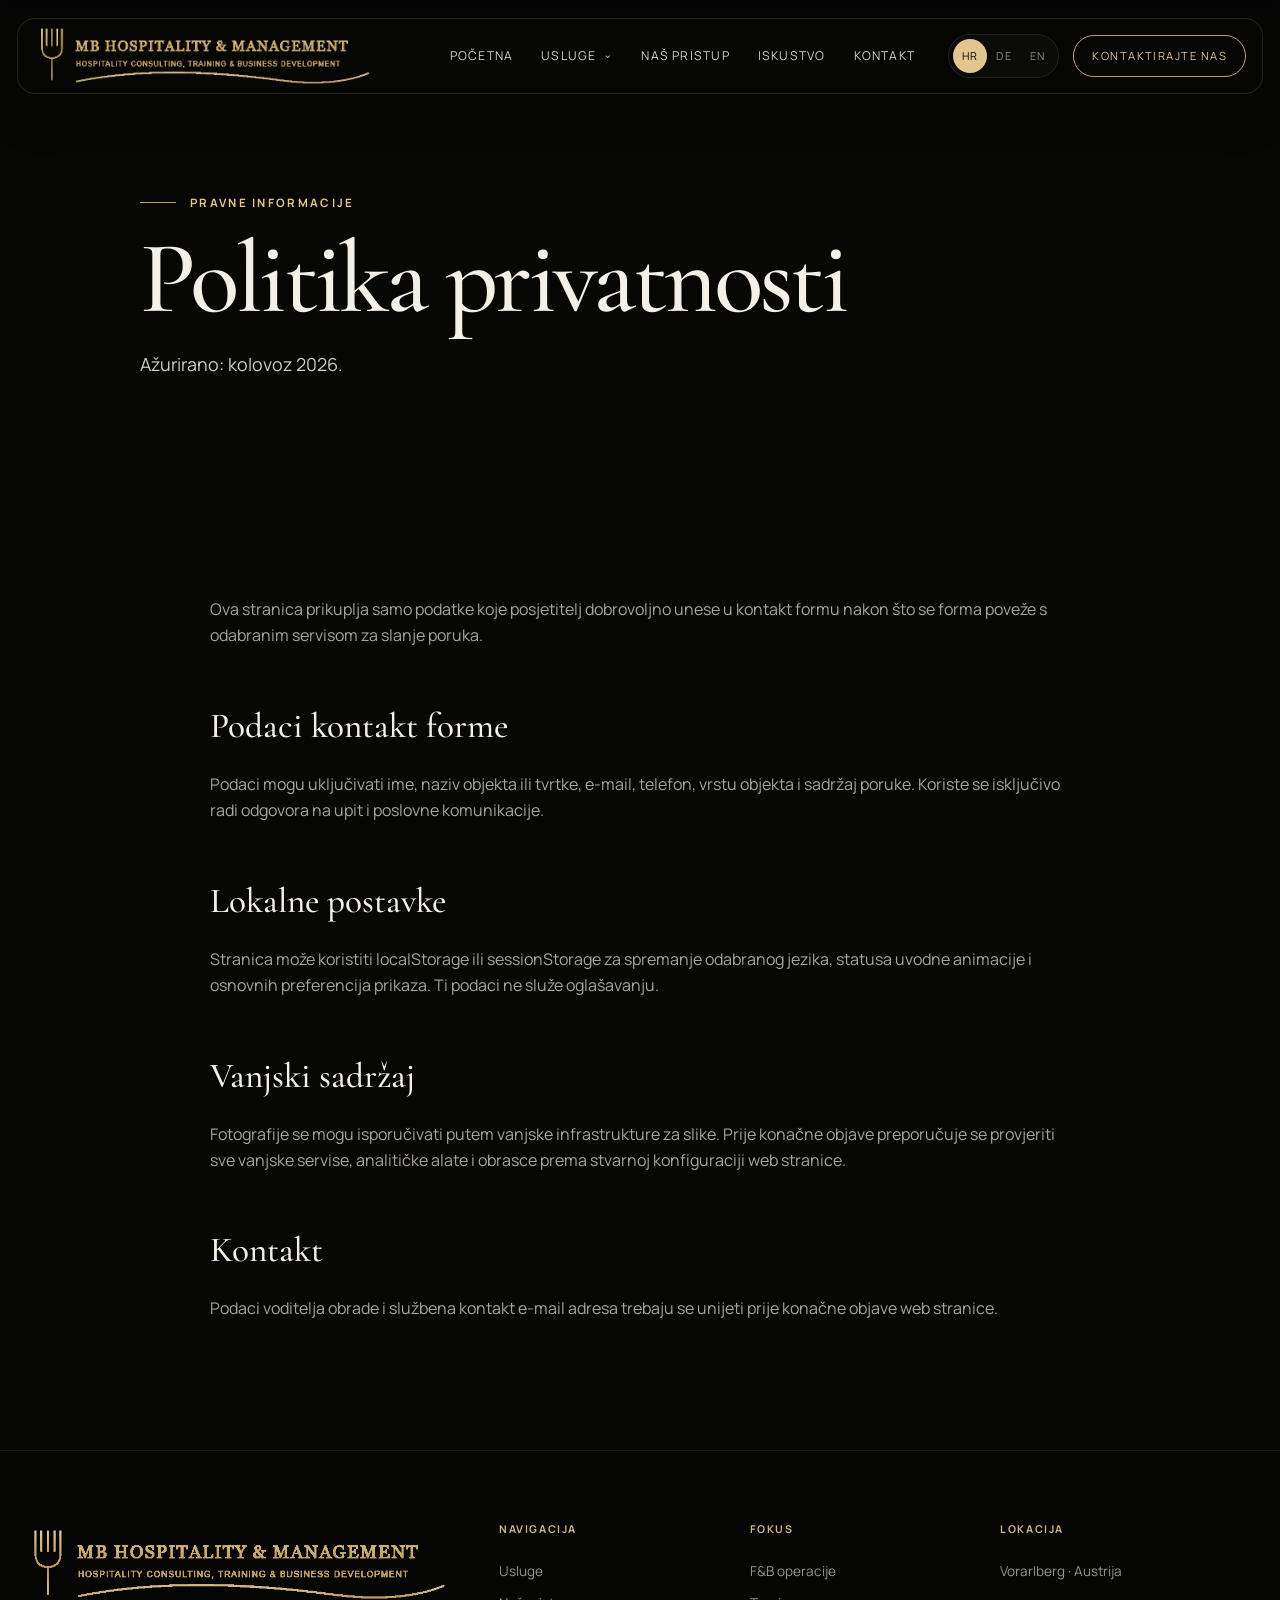
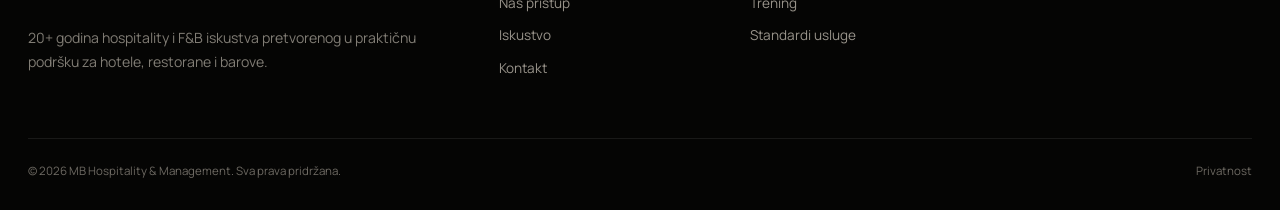
<file: privatnost.html>
<!DOCTYPE html>

<html lang="hr"><head><meta charset="utf-8"/><meta content="width=device-width,initial-scale=1" name="viewport"/><meta content="#070706" name="theme-color"/><meta content="Politika privatnosti MB Hospitality &amp; Management." name="description"/><title>Privatnost | MB Hospitality &amp; Management</title><link href="assets/img/mark-gold.png" rel="icon"/><link href="https://fonts.googleapis.com" rel="preconnect"/><link crossorigin="" href="https://fonts.gstatic.com" rel="preconnect"/><link href="https://fonts.googleapis.com/css2?family=Cormorant+Garamond:wght@400;500;600&amp;family=Manrope:wght@400;500;600;700&amp;display=swap" rel="stylesheet"/><link href="assets/css/styles.css?v=20260821-profexp-final" rel="stylesheet"/><script defer="" src="assets/js/config.js"></script><script defer="" src="assets/js/app.js?v=20260821-profexp-final"></script></head><body data-title-key="privacy.title">
<header class="site-header"><div class="nav-shell"><a class="brand" href="index.html"><img alt="MB Hospitality &amp; Management" src="assets/img/logo-gold.png"/></a><nav aria-label="Glavna navigacija" class="desktop-nav" data-i18n-aria="aria.nav">
<a data-i18n="nav.home" data-nav-page="index" href="index.html">Početna</a>
<div class="nav-item nav-item--dropdown">
<a class="nav-parent" data-nav-page="usluge" href="usluge.html"><span data-i18n="nav.services">Usluge</span><span aria-hidden="true" class="nav-caret">⌄</span></a>
<div aria-label="Podstranice usluga" class="nav-dropdown" data-i18n-aria="aria.serviceSubnav">
<a data-nav-page="hoteli" href="hoteli.html"><span class="nav-dropdown__num">01</span><span data-i18n="nav.hotels">Hoteli</span></a>
<a data-nav-page="restorani" href="restorani.html"><span class="nav-dropdown__num">02</span><span data-i18n="nav.restaurants">Restorani</span></a>
<a data-nav-page="barovi" href="barovi.html"><span class="nav-dropdown__num">03</span><span data-i18n="nav.bars">Barovi</span></a>
</div>
</div>
<a data-i18n="nav.approach" data-nav-page="pristup" href="pristup.html">Naš pristup</a>
<a data-i18n="nav.experience" data-nav-page="iskustvo" href="iskustvo.html">Iskustvo</a>
<a data-i18n="nav.contact" data-nav-page="kontakt" href="kontakt.html">Kontakt</a>
</nav><div class="nav-actions"><div aria-label="Jezik" class="lang-switch" data-i18n-aria="aria.language"><button data-lang="hr">HR</button><button data-lang="de">DE</button><button data-lang="en">EN</button></div><a class="nav-cta" data-i18n="nav.cta" href="kontakt.html"></a><button aria-expanded="false" aria-label="Izbornik" class="menu-btn" data-i18n-aria="aria.menu" type="button"><span></span></button></div></div></header><div class="mobile-menu">
<a data-i18n="nav.home" data-nav-page="index" href="index.html">Početna</a>
<div class="mobile-subnav"><div class="mobile-subnav__head"><a class="mobile-subnav__parent" data-i18n="nav.services" data-nav-page="usluge" href="usluge.html">Usluge</a><button aria-controls="mobile-services-subnav" aria-expanded="false" class="mobile-subnav__toggle" data-i18n-aria="aria.serviceSubnav" type="button"><span aria-hidden="true"></span></button></div><div aria-hidden="true" class="mobile-subnav__links" id="mobile-services-subnav"><a data-nav-page="hoteli" href="hoteli.html"><span class="mobile-subnav__num">01</span><span data-i18n="nav.hotels">Hoteli</span></a><a data-nav-page="restorani" href="restorani.html"><span class="mobile-subnav__num">02</span><span data-i18n="nav.restaurants">Restorani</span></a><a data-nav-page="barovi" href="barovi.html"><span class="mobile-subnav__num">03</span><span data-i18n="nav.bars">Barovi</span></a></div></div>
<a data-i18n="nav.approach" data-nav-page="pristup" href="pristup.html">Naš pristup</a>
<a data-i18n="nav.experience" data-nav-page="iskustvo" href="iskustvo.html">Iskustvo</a>
<a data-i18n="nav.contact" data-nav-page="kontakt" href="kontakt.html">Kontakt</a>
<div aria-label="Jezik" class="lang-switch" data-i18n-aria="aria.language"><button data-lang="hr" type="button">HR</button><button data-lang="de" type="button">DE</button><button data-lang="en" type="button">EN</button></div>
<div class="mobile-menu__footer" data-i18n="common.location">Vorarlberg · Austrija</div>
</div><main><section class="page-hero" style="min-height:52dvh"><div class="page-hero__bg" style="background-image:url('https://images.unsplash.com/photo-1766832255363-c9f060ade8b0?fit=crop&amp;fm=webp&amp;q=70&amp;w=1800')"></div><div class="container page-hero__content"><p class="eyebrow" data-i18n="privacy.eyebrow">Pravne informacije</p><h1 class="display" data-i18n="privacy.hero">Politika privatnosti</h1><p class="lead" data-i18n="privacy.updated">Ažurirano: kolovoz 2026.</p></div></section><section class="section"><div class="container prose reveal"><p data-i18n="privacy.p1"></p><h2 data-i18n="privacy.h2">Podaci kontakt forme</h2><p data-i18n="privacy.p2"></p><h2 data-i18n="privacy.h3">Lokalne postavke</h2><p data-i18n="privacy.p3"></p><h2 data-i18n="privacy.h4">Vanjski sadržaj</h2><p data-i18n="privacy.p4"></p><h2 data-i18n="privacy.h5">Kontakt</h2><p data-i18n="privacy.p5"></p></div></section></main>
<footer class="site-footer"><div class="container"><div class="footer-grid"><div class="footer-brand"><img alt="MB Hospitality &amp; Management" src="assets/img/logo-gold.png"/><p data-i18n="footer.copy"></p></div><div class="footer-col"><h4 data-i18n="footer.nav"></h4><a data-i18n="nav.services" href="usluge.html"></a><a data-i18n="nav.approach" href="pristup.html"></a><a data-i18n="nav.experience" href="iskustvo.html"></a><a data-i18n="nav.contact" href="kontakt.html"></a></div><div class="footer-col"><h4 data-i18n="footer.focus"></h4><span data-i18n="footer.f1">F&amp;B operacije</span><span data-i18n="footer.f2">Trening</span><span data-i18n="footer.f3">Standardi usluge</span></div><div class="footer-col"><h4 data-i18n="footer.location"></h4><span data-i18n="common.location"></span></div></div><div class="footer-bottom"><span>© 2026 MB Hospitality &amp; Management. <span data-i18n="footer.rights"></span></span><a data-i18n="footer.privacy" href="privatnost.html"></a></div></div></footer>
</body></html>
</file>
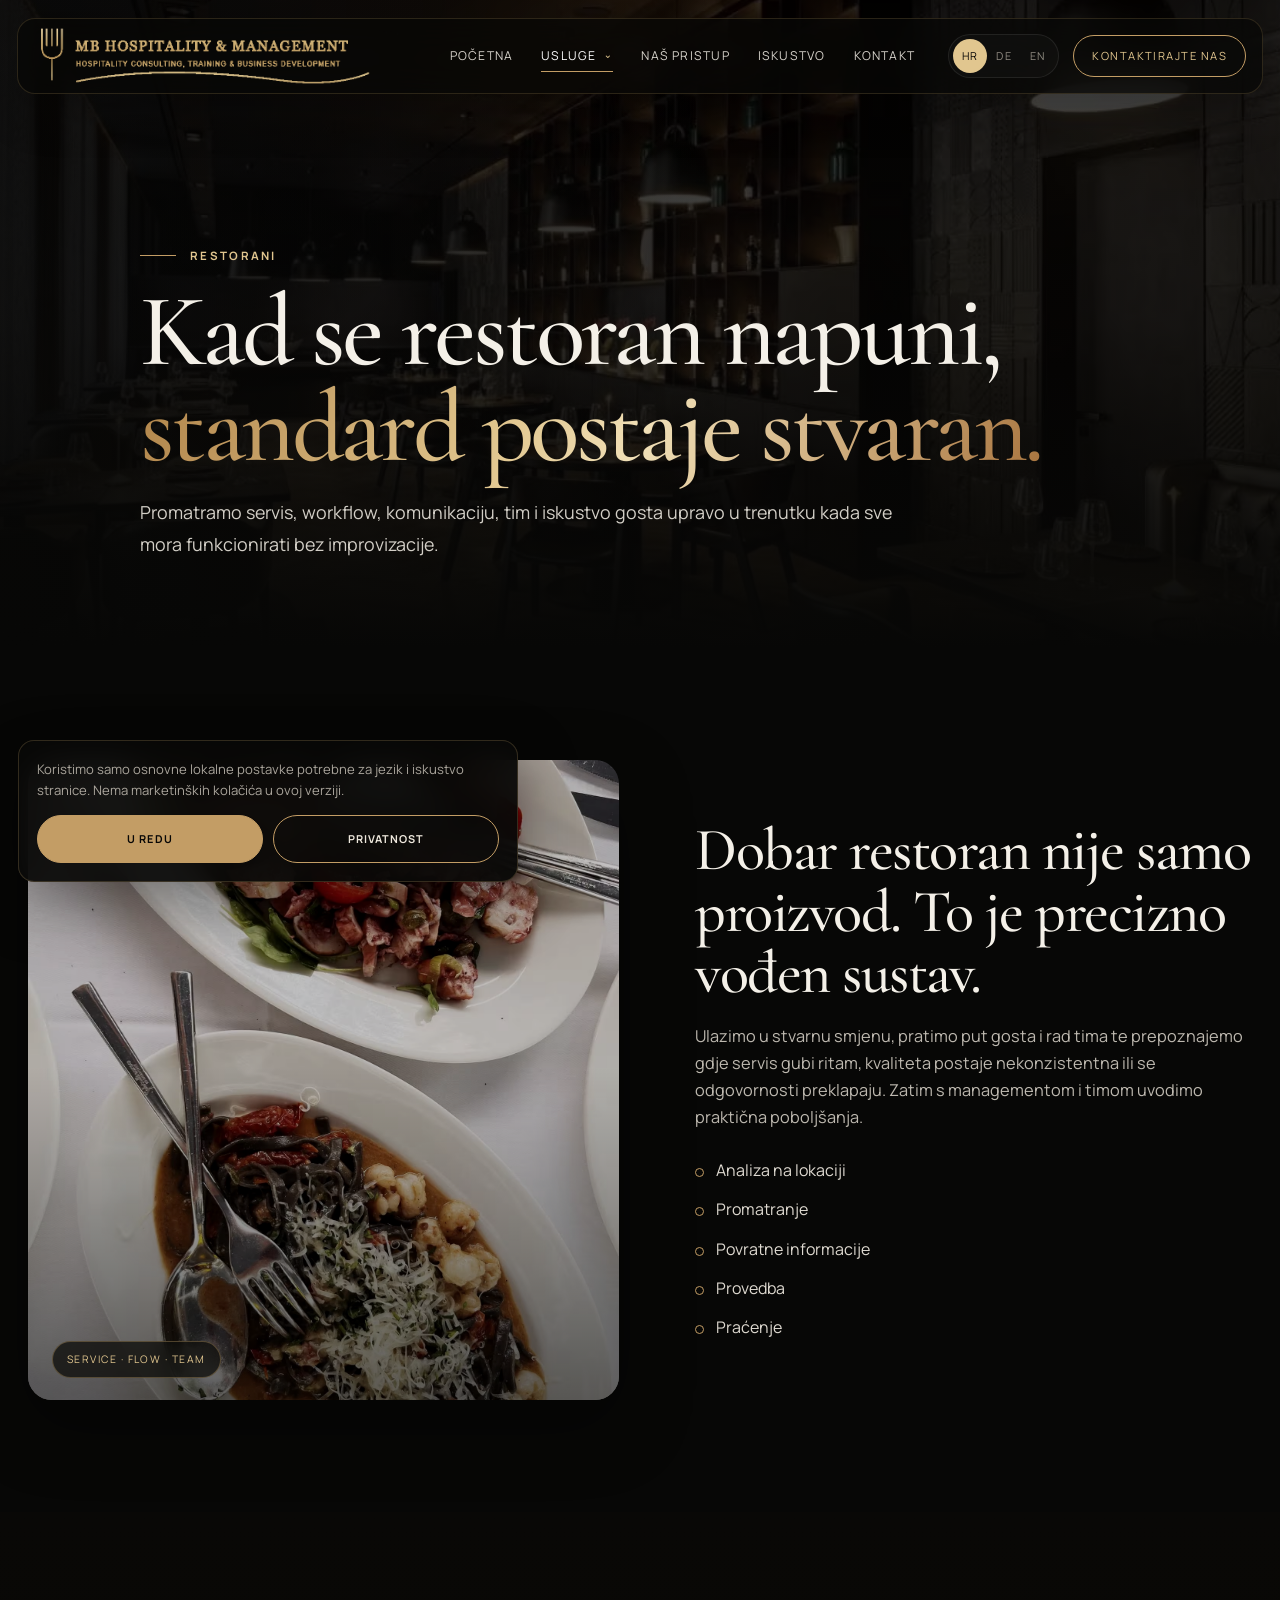
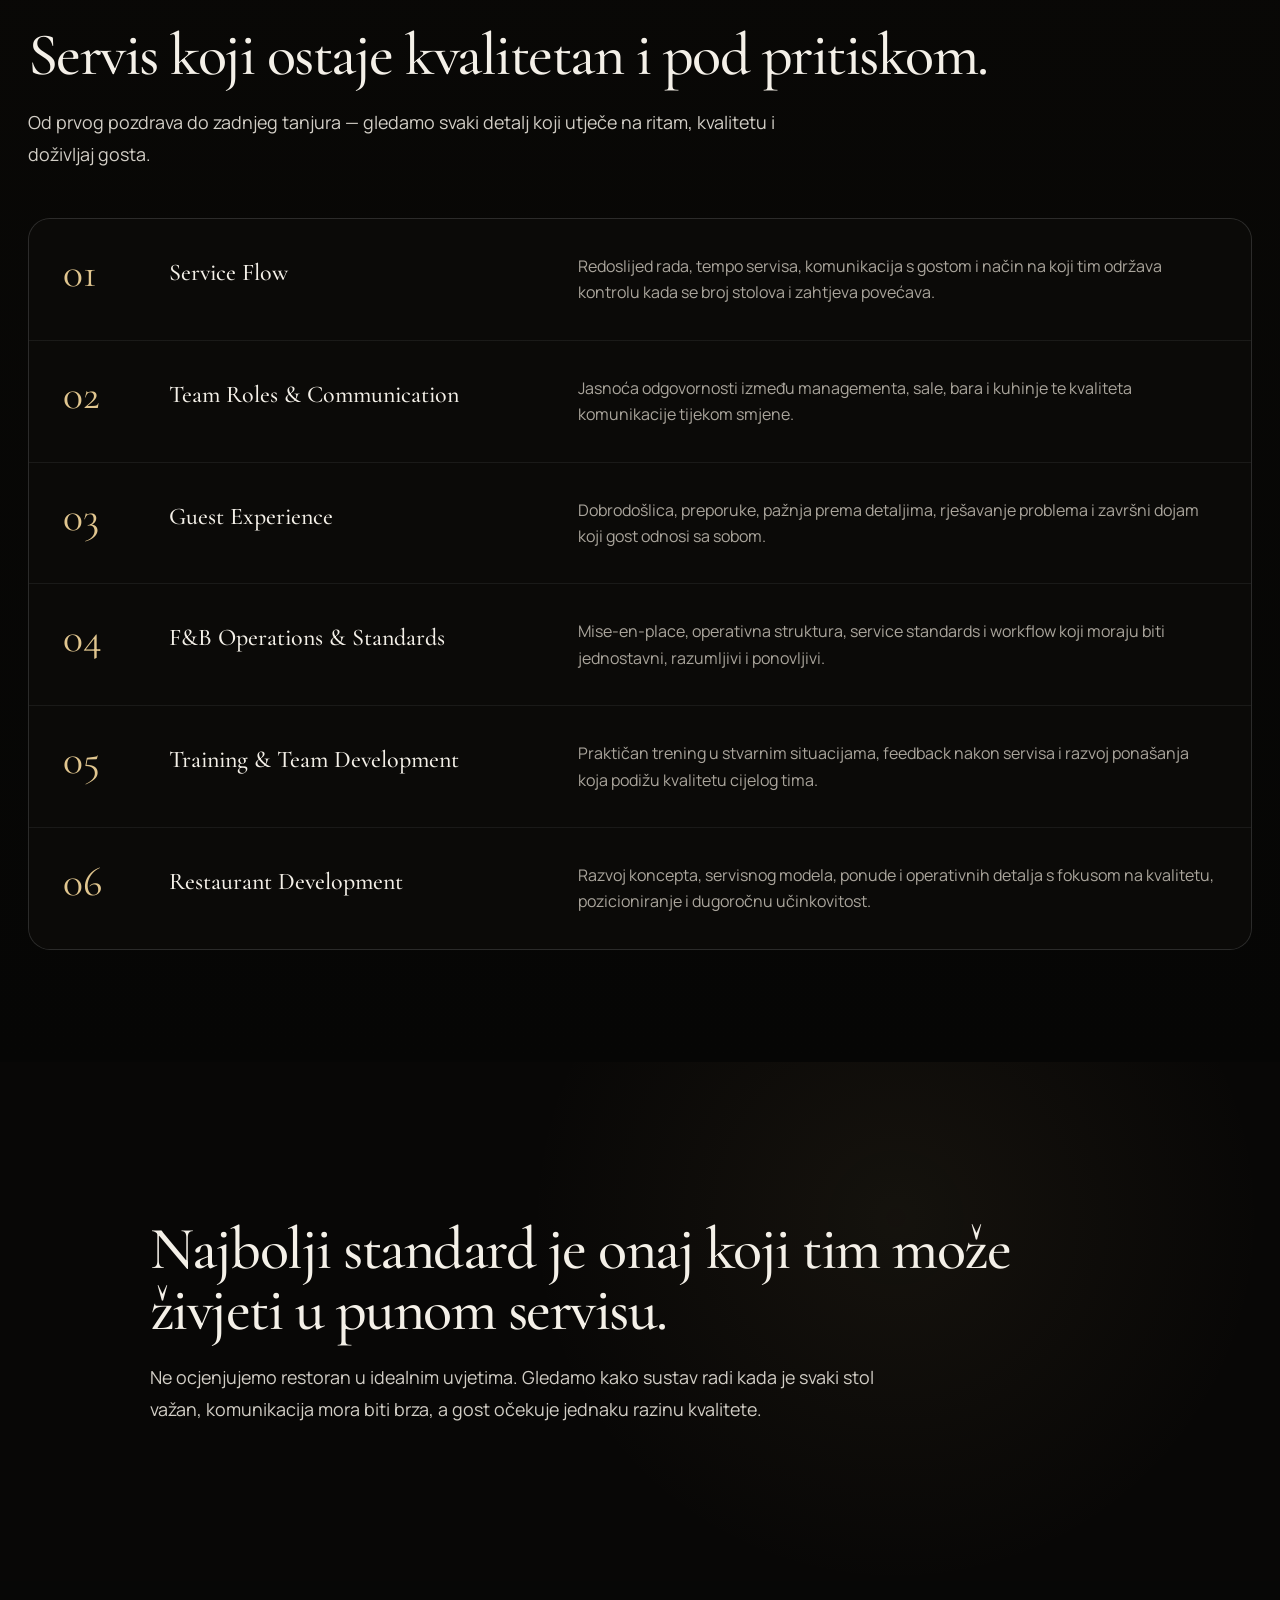
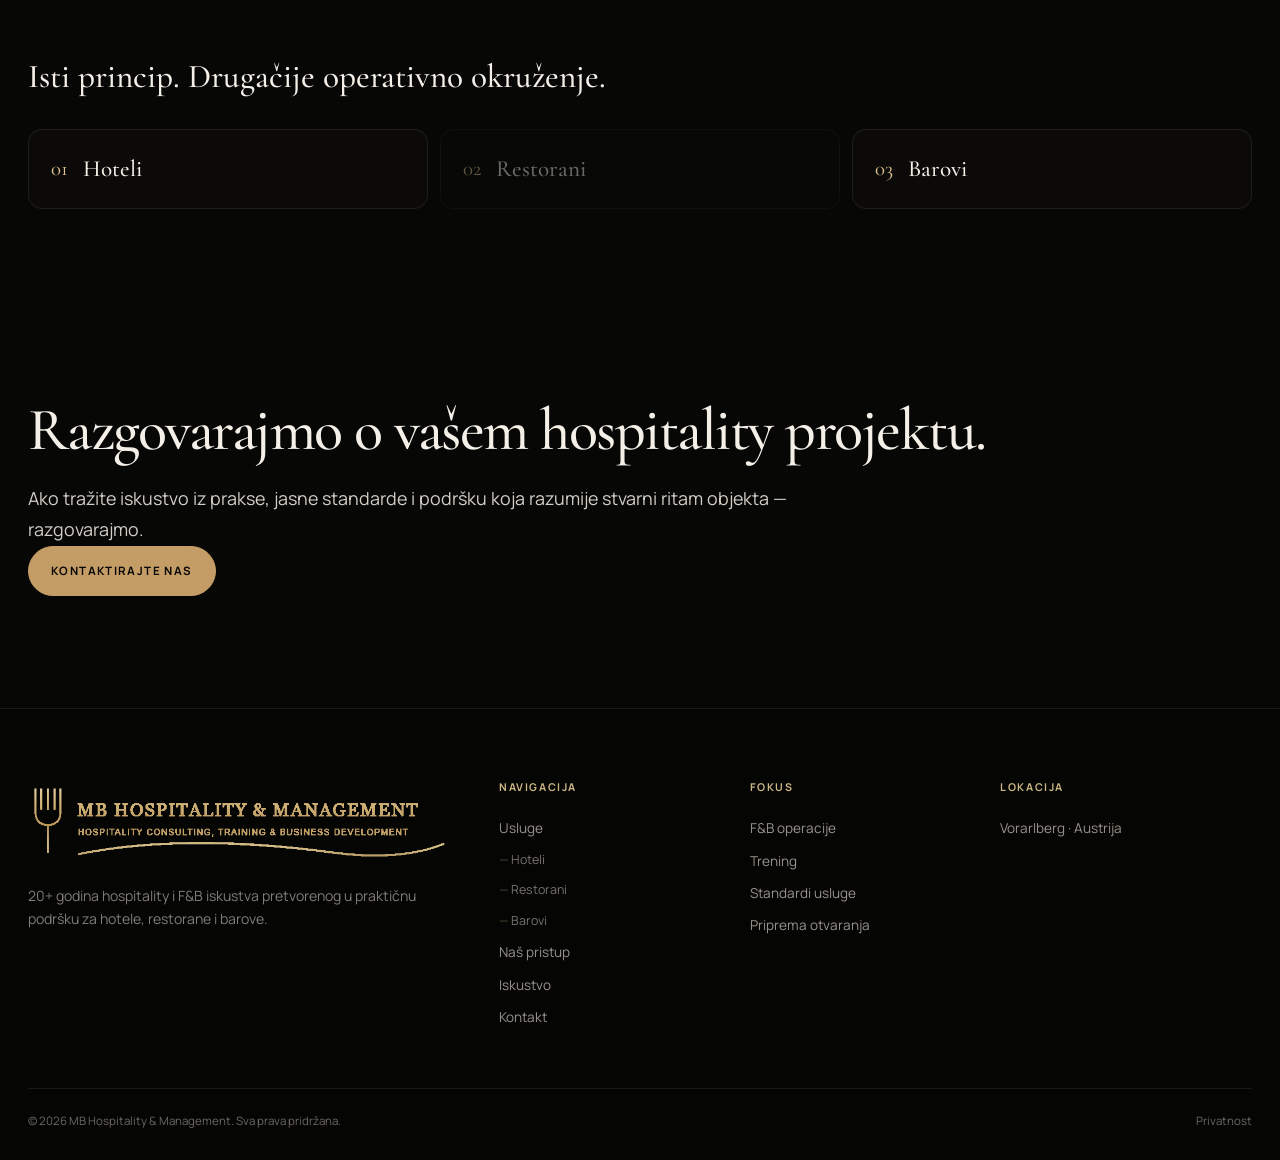
<file: restorani.html>
<!DOCTYPE html>

<html lang="hr"><head><meta charset="utf-8"/><meta content="width=device-width,initial-scale=1,viewport-fit=cover" name="viewport"/><meta content="#070706" name="theme-color"/><meta content="On-site operativna podrška za restorane: servis, workflow, F&amp;B operacije, standardi, trening i razvoj restorana." name="description"/><title>Restorani | MB Hospitality &amp; Management</title><link href="assets/img/mark-gold.png" rel="icon" type="image/png"/><link href="https://fonts.googleapis.com" rel="preconnect"/><link crossorigin="" href="https://fonts.gstatic.com" rel="preconnect"/><link href="https://fonts.googleapis.com/css2?family=Cormorant+Garamond:wght@400;500;600&amp;family=Manrope:wght@400;500;600;700&amp;display=swap" rel="stylesheet"/><link href="assets/css/styles.css?v=20260821-profexp-final" rel="stylesheet"/><script defer="" src="assets/js/config.js"></script><script defer="" src="assets/js/app.js?v=20260821-profexp-final"></script></head><body data-meta-key="restaurantsPage.meta" data-title-key="restaurantsPage.title"><header class="site-header"><div class="nav-shell"><a aria-label="MB Hospitality &amp; Management" class="brand" href="index.html"><img alt="MB Hospitality &amp; Management" src="assets/img/logo-gold.png"/></a><nav aria-label="Glavna navigacija" class="desktop-nav" data-i18n-aria="aria.nav">
<a data-i18n="nav.home" data-nav-page="index" href="index.html">Početna</a>
<div class="nav-item nav-item--dropdown">
<a class="nav-parent" data-nav-page="usluge" href="usluge.html"><span data-i18n="nav.services">Usluge</span><span aria-hidden="true" class="nav-caret">⌄</span></a>
<div aria-label="Podstranice usluga" class="nav-dropdown" data-i18n-aria="aria.serviceSubnav">
<a data-nav-page="hoteli" href="hoteli.html"><span class="nav-dropdown__num">01</span><span data-i18n="nav.hotels">Hoteli</span></a>
<a data-nav-page="restorani" href="restorani.html"><span class="nav-dropdown__num">02</span><span data-i18n="nav.restaurants">Restorani</span></a>
<a data-nav-page="barovi" href="barovi.html"><span class="nav-dropdown__num">03</span><span data-i18n="nav.bars">Barovi</span></a>
</div>
</div>
<a data-i18n="nav.approach" data-nav-page="pristup" href="pristup.html">Naš pristup</a>
<a data-i18n="nav.experience" data-nav-page="iskustvo" href="iskustvo.html">Iskustvo</a>
<a data-i18n="nav.contact" data-nav-page="kontakt" href="kontakt.html">Kontakt</a>
</nav><div class="nav-actions"><div aria-label="Jezik" class="lang-switch" data-i18n-aria="aria.language"><button data-lang="hr" type="button">HR</button><button data-lang="de" type="button">DE</button><button data-lang="en" type="button">EN</button></div><a class="nav-cta" data-i18n="nav.cta" href="kontakt.html">Kontaktirajte nas</a><button aria-expanded="false" aria-label="Izbornik" class="menu-btn" data-i18n-aria="aria.menu" type="button"><span></span></button></div></div></header><div class="mobile-menu">
<a data-i18n="nav.home" data-nav-page="index" href="index.html">Početna</a>
<div class="mobile-subnav"><div class="mobile-subnav__head"><a class="mobile-subnav__parent" data-i18n="nav.services" data-nav-page="usluge" href="usluge.html">Usluge</a><button aria-controls="mobile-services-subnav" aria-expanded="false" class="mobile-subnav__toggle" data-i18n-aria="aria.serviceSubnav" type="button"><span aria-hidden="true"></span></button></div><div aria-hidden="true" class="mobile-subnav__links" id="mobile-services-subnav"><a data-nav-page="hoteli" href="hoteli.html"><span class="mobile-subnav__num">01</span><span data-i18n="nav.hotels">Hoteli</span></a><a data-nav-page="restorani" href="restorani.html"><span class="mobile-subnav__num">02</span><span data-i18n="nav.restaurants">Restorani</span></a><a data-nav-page="barovi" href="barovi.html"><span class="mobile-subnav__num">03</span><span data-i18n="nav.bars">Barovi</span></a></div></div>
<a data-i18n="nav.approach" data-nav-page="pristup" href="pristup.html">Naš pristup</a>
<a data-i18n="nav.experience" data-nav-page="iskustvo" href="iskustvo.html">Iskustvo</a>
<a data-i18n="nav.contact" data-nav-page="kontakt" href="kontakt.html">Kontakt</a>
<div aria-label="Jezik" class="lang-switch" data-i18n-aria="aria.language"><button data-lang="hr" type="button">HR</button><button data-lang="de" type="button">DE</button><button data-lang="en" type="button">EN</button></div>
<div class="mobile-menu__footer" data-i18n="common.location">Vorarlberg · Austrija</div>
</div><main>
<section class="page-hero sector-page-hero"><div class="page-hero__bg" style="background-image:url('assets/img/editorial/elegant-restaurant.avif')"></div><div class="container page-hero__content"><p class="eyebrow" data-i18n="restaurantsPage.eyebrow">Restorani</p><h1 class="display" data-i18n="restaurantsPage.hero">Kad se restoran napuni, <span class="gold">standard postaje stvaran.</span></h1><p class="lead" data-i18n="restaurantsPage.lead">Promatramo servis, workflow, komunikaciju, tim i iskustvo gosta upravo u trenutku kada operacija mora funkcionirati bez improvizacije.</p></div></section>
<section class="section"><div class="container split"><div class="split__media reveal"><img alt="Jela i F&amp;B detalji" data-i18n-alt="alt.foodTable" loading="lazy" src="assets/img/editorial/food-table.avif"/><span class="split__tag" data-i18n="restaurantsPage.tag">Service · Flow · Team</span></div><div class="split__copy reveal delay-1"><h2 class="h2" data-i18n="restaurantsPage.introTitle">Dobar restoran nije samo proizvod. To je precizno vođena operacija.</h2><p data-i18n="restaurantsPage.introText">Ulazimo u stvarnu smjenu, pratimo put gosta i rad tima te prepoznajemo gdje servis gubi ritam, kvaliteta postaje nekonzistentna ili se odgovornosti preklapaju. Zatim s managementom i timom uvodimo praktična poboljšanja.</p><ul class="checklist sector-method-list"><li data-i18n="process.1t">On-site analiza</li><li data-i18n="process.2t">Promatranje</li><li data-i18n="process.3t">Povratne informacije</li><li data-i18n="process.4t">Provedba</li><li data-i18n="process.5t">Praćenje</li></ul></div></div></section>
<section class="section section--dark"><div class="container"><div class="reveal"><h2 class="h2" data-i18n="restaurantsPage.focusTitle">Servis koji ostaje kvalitetan i pod pritiskom.</h2><p class="lead" data-i18n="restaurantsPage.focusLead">Od prvog pozdrava do zadnjeg tanjura — gledamo svaki detalj koji utječe na ritam, kvalitetu i doživljaj gosta.</p></div><div class="detail-list reveal"><div class="detail-row"><div class="detail-row__num">01</div><h3 data-i18n="restaurantsPage.r1t">Service Flow</h3><p data-i18n="restaurantsPage.r1p">Redoslijed rada, tempo servisa, komunikacija s gostom i način na koji tim održava kontrolu kada se broj stolova i zahtjeva povećava.</p></div><div class="detail-row"><div class="detail-row__num">02</div><h3 data-i18n="restaurantsPage.r2t">Team Roles &amp; Communication</h3><p data-i18n="restaurantsPage.r2p">Jasnoća odgovornosti između managementa, sale, bara i kuhinje te kvaliteta komunikacije tijekom smjene.</p></div><div class="detail-row"><div class="detail-row__num">03</div><h3 data-i18n="restaurantsPage.r3t">Guest Experience</h3><p data-i18n="restaurantsPage.r3p">Dobrodošlica, preporuke, pažnja prema detaljima, rješavanje problema i završni dojam koji gost odnosi sa sobom.</p></div><div class="detail-row"><div class="detail-row__num">04</div><h3 data-i18n="restaurantsPage.r4t">F&amp;B Operations &amp; Standards</h3><p data-i18n="restaurantsPage.r4p">Mise-en-place, operativna struktura, service standards i workflow koji moraju biti jednostavni, razumljivi i ponovljivi.</p></div><div class="detail-row"><div class="detail-row__num">05</div><h3 data-i18n="restaurantsPage.r5t">Training &amp; Team Development</h3><p data-i18n="restaurantsPage.r5p">Praktičan trening u stvarnim situacijama, feedback nakon servisa i razvoj ponašanja koja podižu kvalitetu cijelog tima.</p></div><div class="detail-row"><div class="detail-row__num">06</div><h3 data-i18n="restaurantsPage.r6t">Restaurant Development</h3><p data-i18n="restaurantsPage.r6p">Razvoj koncepta, servisnog modela, ponude i operativnih detalja s fokusom na kvalitetu, pozicioniranje i dugoročnu učinkovitost.</p></div></div></div></section>
<section class="section sector-statement"><div class="container sector-statement__inner reveal"><h2 class="h2" data-i18n="restaurantsPage.statement">Najbolji standard je onaj koji tim može živjeti u punom servisu.</h2><p class="lead" data-i18n="restaurantsPage.statementText">Ne ocjenjujemo restoran u idealnim uvjetima. Gledamo kako sustav radi kada je svaki stol važan, komunikacija mora biti brza, a gost očekuje jednaku razinu kvalitete.</p></div></section>
<section class="section section--tight"><div class="container"><div class="reveal sector-crosshead sector-crosshead--clean"><h2 class="h3" data-i18n="sectors.crossTitle">Isti princip. Drugačije operativno okruženje.</h2></div><div class="sector-mini-links"><a data-sector-link="hoteli" href="hoteli.html"><span>01</span><strong data-i18n="nav.hotels">Hoteli</strong></a><a data-sector-link="restorani" href="restorani.html"><span>02</span><strong data-i18n="nav.restaurants">Restorani</strong></a><a data-sector-link="barovi" href="barovi.html"><span>03</span><strong data-i18n="nav.bars">Barovi</strong></a></div></div></section>
<section class="section cta-section"><div class="container cta-box reveal"><h2 class="h2" data-i18n="cta.title">Razgovarajmo o vašem hospitality projektu.</h2><p class="lead" data-i18n="cta.text">Ako tražite iskustvo iz prakse, jasne standarde i podršku koja razumije stvarni ritam objekta — razgovarajmo.</p><a class="btn btn--gold" data-i18n="cta.button" href="kontakt.html">Kontaktirajte nas</a></div></section>
</main><footer class="site-footer"><div class="container"><div class="footer-grid"><div class="footer-brand"><img alt="MB Hospitality &amp; Management" src="assets/img/logo-gold.png"/><p data-i18n="footer.copy">Operativno savjetovanje, trening i poslovni razvoj u hotelijerstvu i gastronomiji — izravno u vašem objektu.</p></div><div class="footer-col"><h4 data-i18n="footer.nav">Navigacija</h4><a data-i18n="nav.services" href="usluge.html">Usluge</a><a class="footer-sub" data-i18n="nav.hotels" href="hoteli.html">Hoteli</a><a class="footer-sub" data-i18n="nav.restaurants" href="restorani.html">Restorani</a><a class="footer-sub" data-i18n="nav.bars" href="barovi.html">Barovi</a><a data-i18n="nav.approach" href="pristup.html">Naš pristup</a><a data-i18n="nav.experience" href="iskustvo.html">Iskustvo</a><a data-i18n="nav.contact" href="kontakt.html">Kontakt</a></div><div class="footer-col"><h4 data-i18n="footer.focus">Fokus</h4><span data-i18n="footer.f1">F&amp;B operacije</span><span data-i18n="footer.f2">Trening</span><span data-i18n="footer.f3">Standardi usluge</span><span data-i18n="footer.f4">Priprema otvaranja</span></div><div class="footer-col"><h4 data-i18n="footer.location">Lokacija</h4><span data-i18n="common.location">Vorarlberg · Austrija</span></div></div><div class="footer-bottom"><span>© 2026 MB Hospitality &amp; Management. <span data-i18n="footer.rights">Sva prava pridržana.</span></span><a data-i18n="footer.privacy" href="privatnost.html">Privatnost</a></div></div></footer><div class="cookie-bar"><p data-i18n="cookie.text">Koristimo samo osnovne lokalne postavke potrebne za jezik i iskustvo stranice.</p><div class="cookie-actions"><button data-cookie-ok="" data-i18n="cookie.ok" type="button">U redu</button><a class="btn btn--ghost" data-i18n="cookie.more" href="privatnost.html">Privatnost</a></div></div></body></html>
</file>
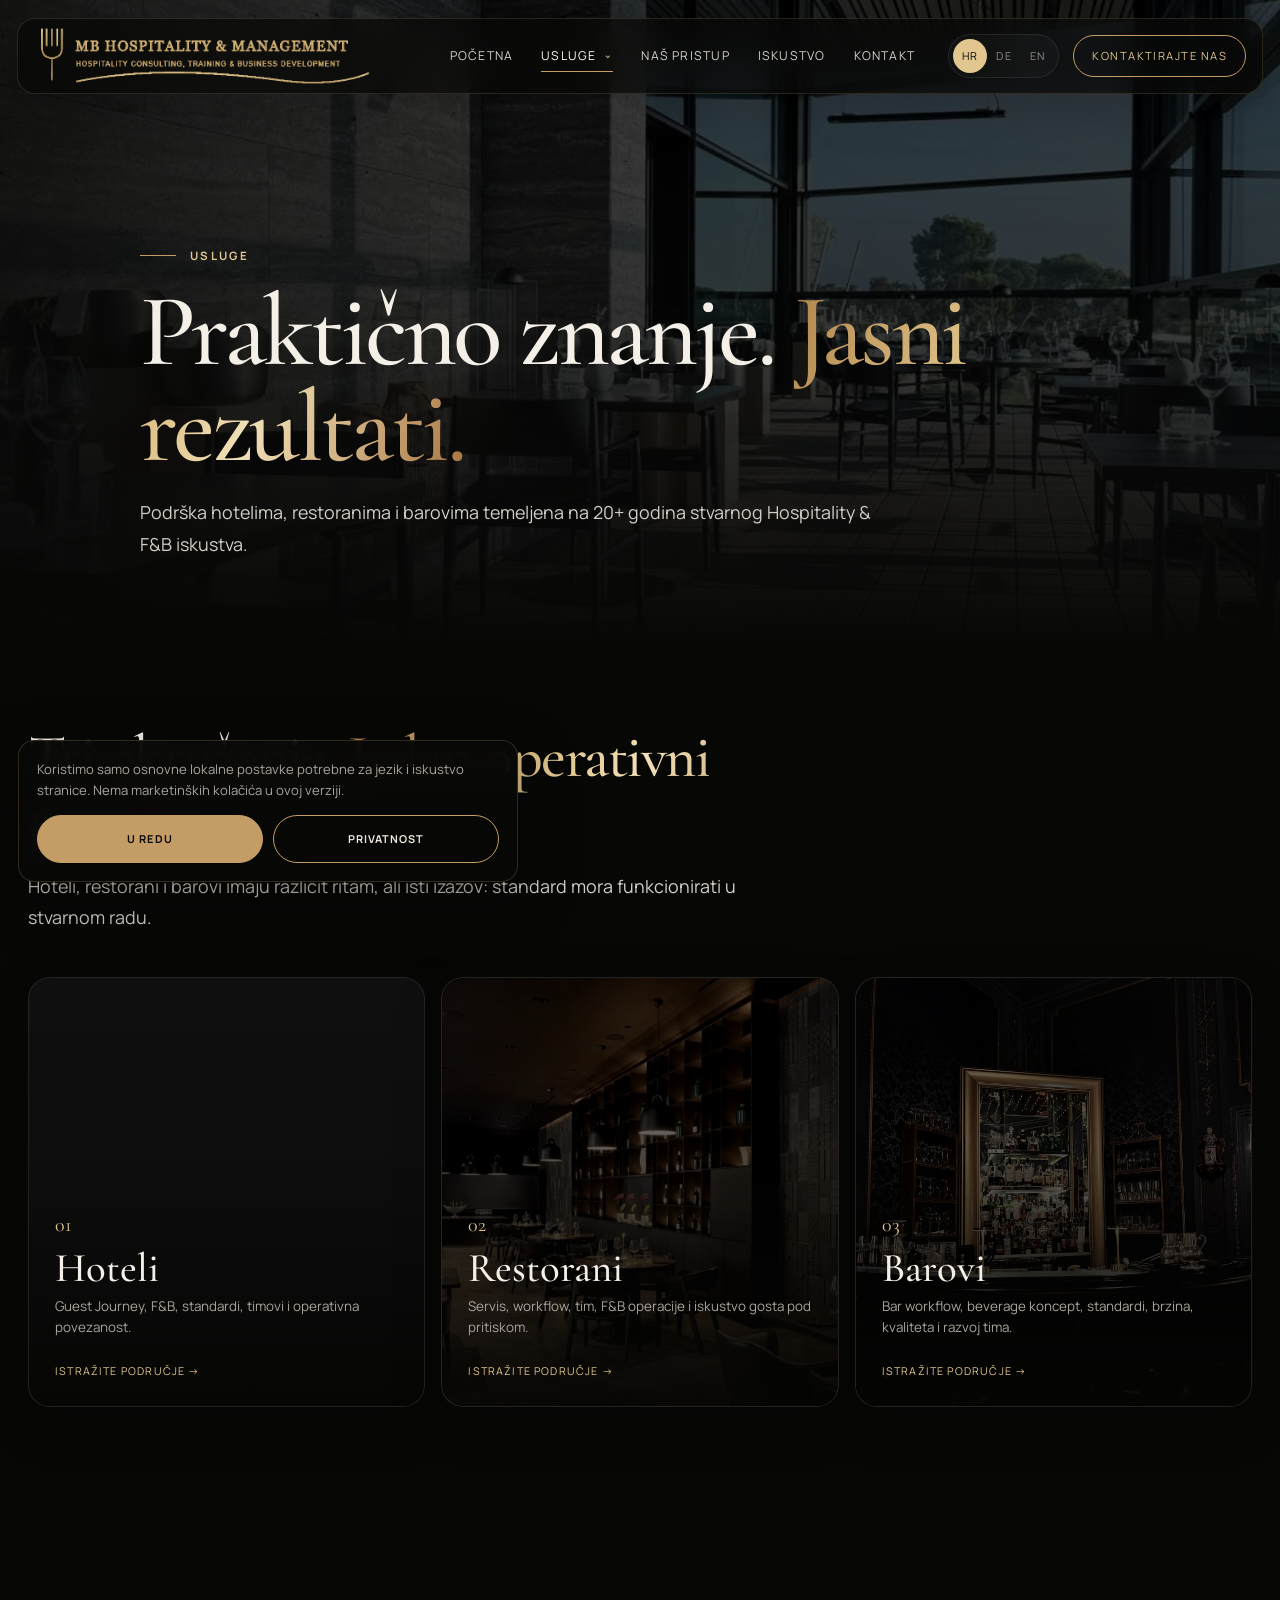
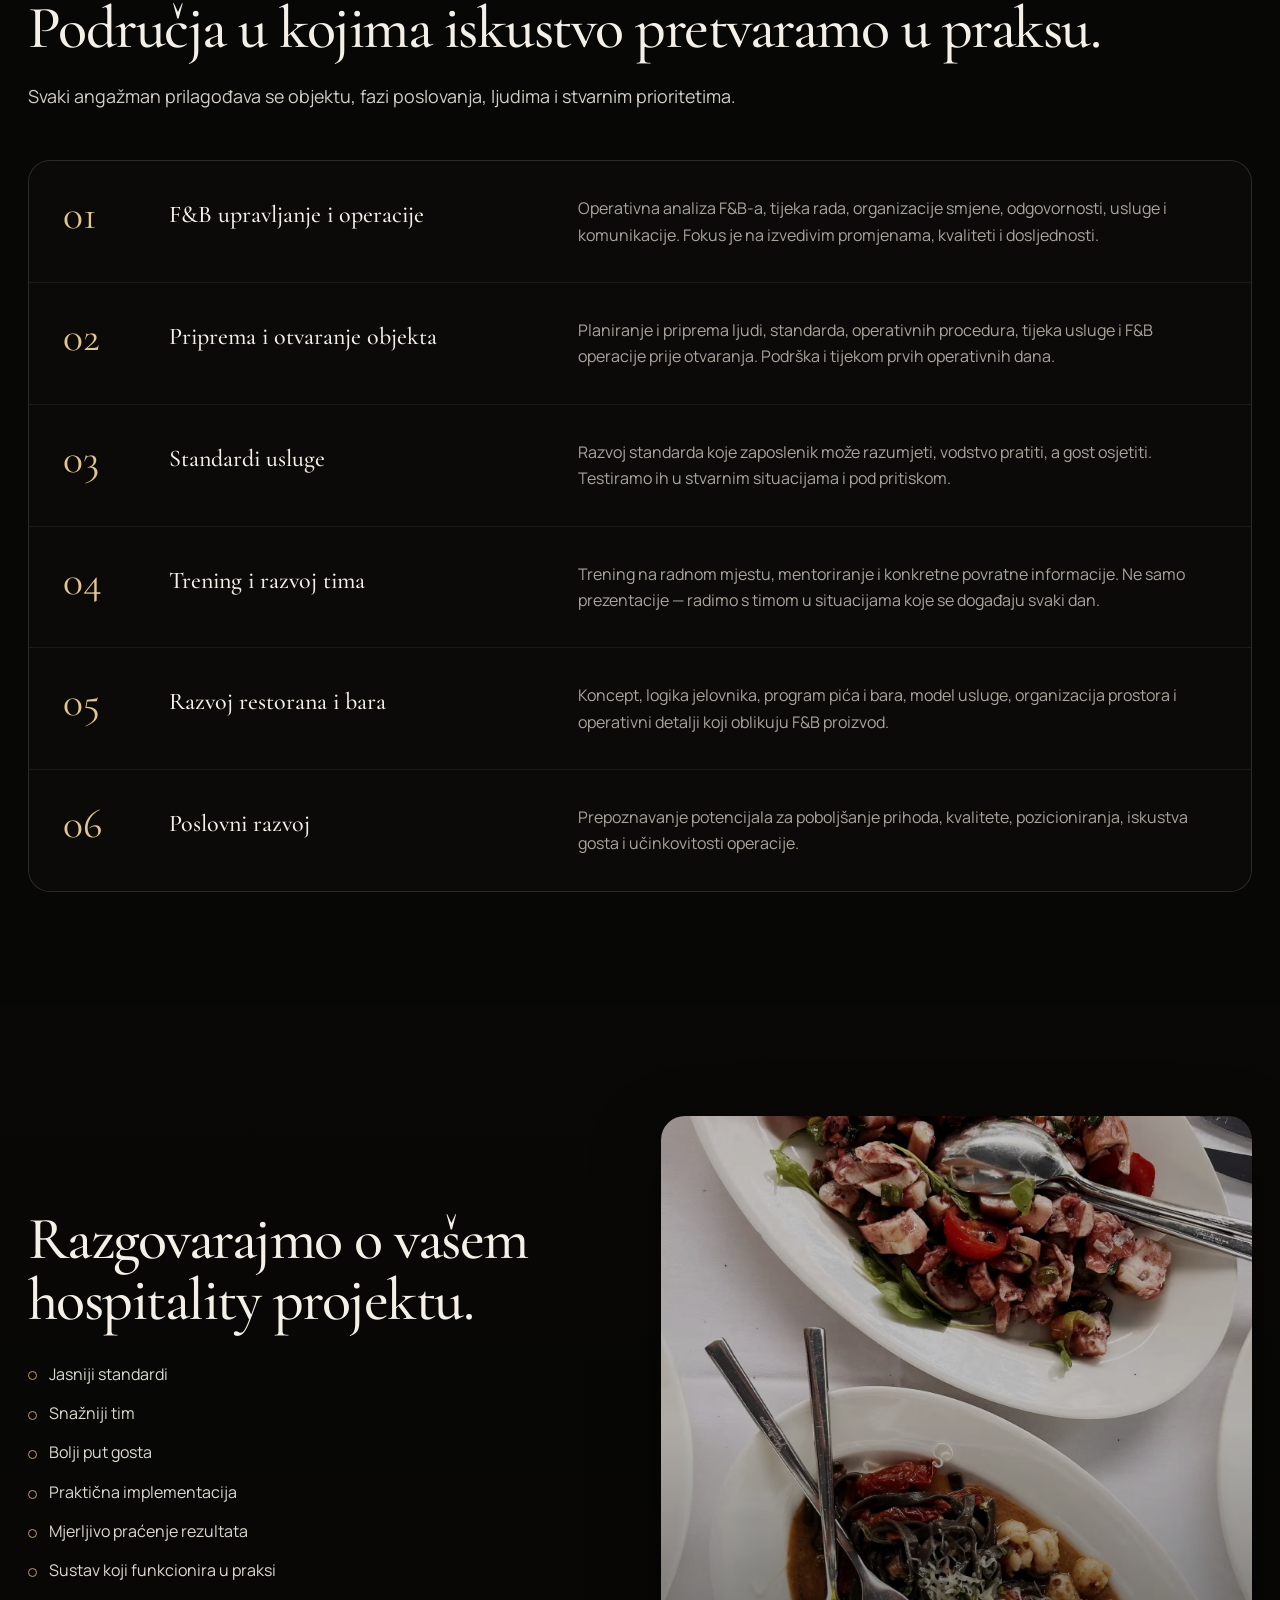
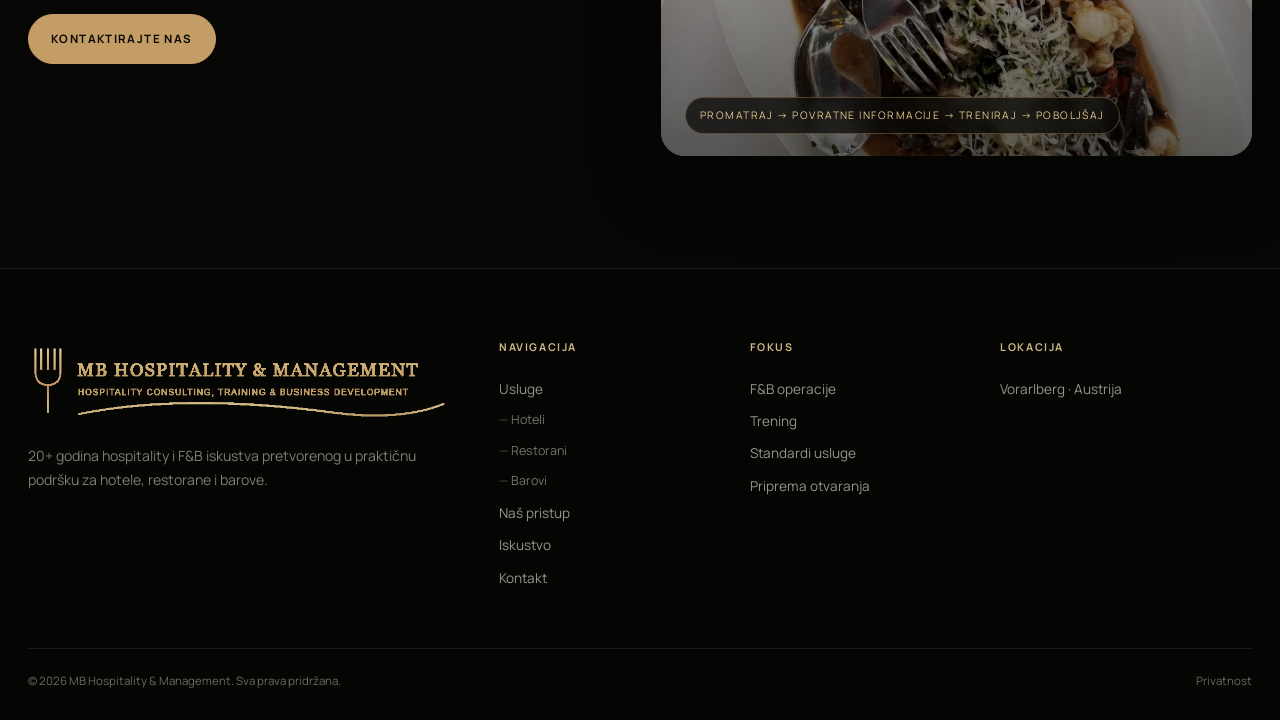
<file: usluge.html>
<!DOCTYPE html>

<html lang="hr"><head><meta charset="utf-8"/><meta content="width=device-width,initial-scale=1,viewport-fit=cover" name="viewport"/><meta content="#070706" name="theme-color"/><meta content="Hospitality usluge temeljene na 20+ godina iskustva: F&amp;B management, pre-opening, service standards, training, restaurant &amp; bar development i business development." name="description"/><title>Usluge | MB Hospitality &amp; Management</title><link href="assets/img/mark-gold.png" rel="icon" type="image/png"/><link href="https://fonts.googleapis.com" rel="preconnect"/><link crossorigin="" href="https://fonts.gstatic.com" rel="preconnect"/><link href="https://fonts.googleapis.com/css2?family=Cormorant+Garamond:wght@400;500;600&amp;family=Manrope:wght@400;500;600;700&amp;display=swap" rel="stylesheet"/><link href="assets/css/styles.css?v=20260821-profexp-final" rel="stylesheet"/><script defer="" src="assets/js/config.js"></script><script defer="" src="assets/js/app.js?v=20260821-profexp-final"></script></head>
<body data-meta-key="servicesPage.meta" data-title-key="servicesPage.title">
<header class="site-header"><div class="nav-shell"><a class="brand" href="index.html"><img alt="MB Hospitality &amp; Management" src="assets/img/logo-gold.png"/></a><nav aria-label="Glavna navigacija" class="desktop-nav" data-i18n-aria="aria.nav">
<a data-i18n="nav.home" data-nav-page="index" href="index.html">Početna</a>
<div class="nav-item nav-item--dropdown">
<a class="nav-parent" data-nav-page="usluge" href="usluge.html"><span data-i18n="nav.services">Usluge</span><span aria-hidden="true" class="nav-caret">⌄</span></a>
<div aria-label="Podstranice usluga" class="nav-dropdown" data-i18n-aria="aria.serviceSubnav">
<a data-nav-page="hoteli" href="hoteli.html"><span class="nav-dropdown__num">01</span><span data-i18n="nav.hotels">Hoteli</span></a>
<a data-nav-page="restorani" href="restorani.html"><span class="nav-dropdown__num">02</span><span data-i18n="nav.restaurants">Restorani</span></a>
<a data-nav-page="barovi" href="barovi.html"><span class="nav-dropdown__num">03</span><span data-i18n="nav.bars">Barovi</span></a>
</div>
</div>
<a data-i18n="nav.approach" data-nav-page="pristup" href="pristup.html">Naš pristup</a>
<a data-i18n="nav.experience" data-nav-page="iskustvo" href="iskustvo.html">Iskustvo</a>
<a data-i18n="nav.contact" data-nav-page="kontakt" href="kontakt.html">Kontakt</a>
</nav><div class="nav-actions"><div aria-label="Jezik" class="lang-switch" data-i18n-aria="aria.language"><button data-lang="hr">HR</button><button data-lang="de">DE</button><button data-lang="en">EN</button></div><a class="nav-cta" data-i18n="nav.cta" href="kontakt.html">Kontaktirajte nas</a><button aria-expanded="false" aria-label="Izbornik" class="menu-btn" data-i18n-aria="aria.menu" type="button"><span></span></button></div></div></header>
<div class="mobile-menu">
<a data-i18n="nav.home" data-nav-page="index" href="index.html">Početna</a>
<div class="mobile-subnav"><div class="mobile-subnav__head"><a class="mobile-subnav__parent" data-i18n="nav.services" data-nav-page="usluge" href="usluge.html">Usluge</a><button aria-controls="mobile-services-subnav" aria-expanded="false" class="mobile-subnav__toggle" data-i18n-aria="aria.serviceSubnav" type="button"><span aria-hidden="true"></span></button></div><div aria-hidden="true" class="mobile-subnav__links" id="mobile-services-subnav"><a data-nav-page="hoteli" href="hoteli.html"><span class="mobile-subnav__num">01</span><span data-i18n="nav.hotels">Hoteli</span></a><a data-nav-page="restorani" href="restorani.html"><span class="mobile-subnav__num">02</span><span data-i18n="nav.restaurants">Restorani</span></a><a data-nav-page="barovi" href="barovi.html"><span class="mobile-subnav__num">03</span><span data-i18n="nav.bars">Barovi</span></a></div></div>
<a data-i18n="nav.approach" data-nav-page="pristup" href="pristup.html">Naš pristup</a>
<a data-i18n="nav.experience" data-nav-page="iskustvo" href="iskustvo.html">Iskustvo</a>
<a data-i18n="nav.contact" data-nav-page="kontakt" href="kontakt.html">Kontakt</a>
<div aria-label="Jezik" class="lang-switch" data-i18n-aria="aria.language"><button data-lang="hr" type="button">HR</button><button data-lang="de" type="button">DE</button><button data-lang="en" type="button">EN</button></div>
<div class="mobile-menu__footer" data-i18n="common.location">Vorarlberg · Austrija</div>
</div><main>
<section class="page-hero"><div class="page-hero__bg" style="background-image:url('assets/img/editorial/restaurant-daylight.avif')"></div><div class="container page-hero__content"><p class="eyebrow" data-i18n="servicesPage.eyebrow">Usluge</p><h1 class="display" data-i18n="servicesPage.hero">Praktično znanje. <span class="gold">Jasni rezultati.</span></h1><p class="lead" data-i18n="servicesPage.lead">Podrška hotelima, restoranima i barovima temeljena na 20+ godina stvarnog Hospitality &amp; F&amp;B iskustva.</p></div></section>
<section class="section section--tight sector-hub"><div class="container">
<div class="reveal sector-hub__head"><h2 class="h2" data-i18n="sectors.title">Tri okruženja. <span class="gold">Jedan operativni princip.</span></h2><p class="lead" data-i18n="sectors.lead">Hoteli, restorani i barovi imaju različit ritam, ali isti izazov: standard mora funkcionirati u stvarnom radu.</p></div>
<div class="sector-link-grid">
<a class="sector-link reveal" href="hoteli.html"><span class="sector-link__bg" style="background-image:url('https://images.unsplash.com/photo-1781456651358-9b627372d6cf?fit=crop&amp;fm=webp&amp;q=80&amp;w=1400')"></span><span class="sector-link__content"><small>01</small><strong data-i18n="nav.hotels">Hoteli</strong><em data-i18n="sectors.hotels">Guest Journey, F&amp;B, standardi, timovi i operativna povezanost.</em><span data-i18n="sectors.open">Istražite područje →</span></span></a>
<a class="sector-link reveal delay-1" href="restorani.html"><span class="sector-link__bg" style="background-image:url('assets/img/editorial/elegant-restaurant.avif')"></span><span class="sector-link__content"><small>02</small><strong data-i18n="nav.restaurants">Restorani</strong><em data-i18n="sectors.restaurants">Servis, workflow, tim, F&amp;B operacije i iskustvo gosta pod pritiskom.</em><span data-i18n="sectors.open">Istražite područje →</span></span></a>
<a class="sector-link reveal delay-2" href="barovi.html"><span class="sector-link__bg" style="background-image:url('assets/img/editorial/premium-bar.avif')"></span><span class="sector-link__content"><small>03</small><strong data-i18n="nav.bars">Barovi</strong><em data-i18n="sectors.bars">Bar workflow, beverage koncept, standardi, brzina, kvaliteta i razvoj tima.</em><span data-i18n="sectors.open">Istražite područje →</span></span></a>
</div>
</div></section>
<section class="section"><div class="container"><div class="reveal"><h2 class="h2" data-i18n="servicesPage.secTitle">Područja u kojima iskustvo pretvaramo u praksu.</h2><p class="lead" data-i18n="servicesPage.secLead">Svaki angažman prilagođava se objektu, fazi poslovanja, ljudima i stvarnim prioritetima.</p></div><div class="detail-list reveal">
<div class="detail-row"><div class="detail-row__num">01</div><h3 data-i18n="service.1t">F&amp;B Management &amp; Operations</h3><p data-i18n="servicesPage.r1">Operativna analiza F&amp;B-a, workflowa, organizacije smjene, odgovornosti, servisa i komunikacije.</p></div>
<div class="detail-row"><div class="detail-row__num">02</div><h3 data-i18n="service.2t">Pre-Opening &amp; Opening</h3><p data-i18n="servicesPage.r2">Planiranje i priprema ljudi, standarda, SOP logike, service flowa i F&amp;B operacije prije otvaranja.</p></div>
<div class="detail-row"><div class="detail-row__num">03</div><h3 data-i18n="service.3t">Service Standards</h3><p data-i18n="servicesPage.r3">Razvoj standarda koji zaposlenik može razumjeti, management pratiti, a gost osjetiti.</p></div>
<div class="detail-row"><div class="detail-row__num">04</div><h3 data-i18n="service.4t">Training &amp; Team Development</h3><p data-i18n="servicesPage.r4">On-the-job trening, coaching i konkretan feedback.</p></div>
<div class="detail-row"><div class="detail-row__num">05</div><h3 data-i18n="service.5t">Restaurant &amp; Bar Development</h3><p data-i18n="servicesPage.r5">Koncept, menu logic, beverage &amp; bar program, servisni model i operativni detalji.</p></div>
<div class="detail-row"><div class="detail-row__num">06</div><h3 data-i18n="service.6t">Business Development</h3><p data-i18n="servicesPage.r6">Identifikacija potencijala za poboljšanje prihoda, kvalitete, pozicioniranja i učinkovitosti.</p></div>
</div></div></section>
<section class="section section--dark"><div class="container split split--reverse"><div class="split__media reveal"><img alt="Jela i F&amp;B detalji" data-i18n-alt="alt.foodTable" loading="lazy" src="assets/img/editorial/food-table.avif"/><span class="split__tag" data-i18n="approachPage.loop">Promatraj → Povratne informacije → Treniraj → Poboljšaj</span></div><div class="split__copy reveal delay-1"><h2 class="h2" data-i18n="cta.title">Razgovarajmo o vašem hospitality projektu.</h2><ul class="checklist"><li data-i18n="servicesPage.o1">Jasniji standardi</li><li data-i18n="servicesPage.o2">Snažniji tim</li><li data-i18n="servicesPage.o3">Bolji guest journey</li><li data-i18n="servicesPage.o4">Praktična implementacija</li><li data-i18n="servicesPage.o5">Mjerljiv follow-up</li><li data-i18n="servicesPage.o6">Operacija koja bolje funkcionira</li></ul><a class="btn btn--gold" data-i18n="cta.button" href="kontakt.html" style="margin-top:30px">Kontaktirajte nas</a></div></div></section>
</main>
<footer class="site-footer"><div class="container"><div class="footer-grid"><div class="footer-brand"><img alt="MB Hospitality &amp; Management" src="assets/img/logo-gold.png"/><p data-i18n="footer.copy">Operativni hospitality consulting, trening i business development izravno u vašem objektu.</p></div><div class="footer-col"><h4 data-i18n="footer.nav">Navigacija</h4><a data-i18n="nav.services" href="usluge.html">Usluge</a><a class="footer-sub" data-i18n="nav.hotels" href="hoteli.html">Hoteli</a><a class="footer-sub" data-i18n="nav.restaurants" href="restorani.html">Restorani</a><a class="footer-sub" data-i18n="nav.bars" href="barovi.html">Barovi</a><a data-i18n="nav.approach" href="pristup.html">Naš pristup</a><a data-i18n="nav.experience" href="iskustvo.html">Iskustvo</a><a data-i18n="nav.contact" href="kontakt.html">Kontakt</a></div><div class="footer-col"><h4 data-i18n="footer.focus">Fokus</h4><span data-i18n="footer.f1">F&amp;B operacije</span><span data-i18n="footer.f2">Trening</span><span data-i18n="footer.f3">Standardi usluge</span><span data-i18n="footer.f4">Priprema otvaranja</span></div><div class="footer-col"><h4 data-i18n="footer.location">Lokacija</h4><span data-i18n="common.location">Vorarlberg · Austrija</span></div></div><div class="footer-bottom"><span>© 2026 MB Hospitality &amp; Management. <span data-i18n="footer.rights">Sva prava pridržana.</span></span><a data-i18n="footer.privacy" href="privatnost.html">Privatnost</a></div></div></footer>
<div class="cookie-bar"><p data-i18n="cookie.text">Koristimo samo osnovne lokalne postavke potrebne za jezik i iskustvo stranice.</p><div class="cookie-actions"><button data-cookie-ok="" data-i18n="cookie.ok" type="button">U redu</button><a class="btn btn--ghost" data-i18n="cookie.more" href="privatnost.html">Privatnost</a></div></div>
</body></html>
</file>
<file: assets/css/styles.css>
:root{
  --bg:#070706;
  --bg-soft:#0c0b09;
  --panel:#11100d;
  --panel-2:#15130f;
  --gold:#c39d65;
  --gold-2:#e1c68f;
  --gold-soft:rgba(195,157,101,.17);
  --text:#f4f0e8;
  --muted:#aaa69e;
  --muted-2:#77736c;
  --line:rgba(195,157,101,.28);
  --line-soft:rgba(255,255,255,.08);
  --serif:"Cormorant Garamond", Georgia, serif;
  --sans:"Manrope", Inter, ui-sans-serif, system-ui, -apple-system, BlinkMacSystemFont, "Segoe UI", sans-serif;
  --container:min(1240px, calc(100vw - 56px));
  --radius:24px;
  --shadow:0 24px 70px rgba(0,0,0,.38);
}
*{box-sizing:border-box}
html{scroll-behavior:smooth;background:var(--bg);color-scheme:dark}
body{margin:0;background:var(--bg);color:var(--text);font-family:var(--sans);font-size:16px;line-height:1.65;overflow-x:hidden;-webkit-font-smoothing:antialiased}
body.menu-open{overflow:hidden}
a{color:inherit;text-decoration:none}
button,input,textarea,select{font:inherit}
img{display:block;max-width:100%}
::selection{background:var(--gold);color:#080706}
.container{width:var(--container);margin-inline:auto}
.section{padding:112px 0;position:relative}
.section--tight{padding:78px 0}
.section--dark{background:linear-gradient(180deg,#090806,#060605)}
.eyebrow{display:flex;align-items:center;gap:14px;color:var(--gold-2);font-size:.72rem;letter-spacing:.2em;text-transform:uppercase;font-weight:700;margin:0 0 18px}
.eyebrow::before{content:"";width:36px;height:1px;background:var(--gold)}
.display{font-family:var(--serif);font-weight:500;letter-spacing:-.035em;line-height:.94;margin:0;font-size:clamp(3.2rem,7vw,7.5rem)}
.h2{font-family:var(--serif);font-weight:500;letter-spacing:-.025em;line-height:1.02;margin:0;font-size:clamp(2.55rem,4.7vw,5.2rem)}
.h3{font-family:var(--serif);font-weight:500;line-height:1.08;margin:0;font-size:clamp(1.8rem,2.6vw,3rem)}
.lead{font-size:clamp(1.02rem,1.4vw,1.24rem);color:#d2cec6;max-width:760px;margin:22px 0 0;line-height:1.75}
.muted{color:var(--muted)}
.gold{color:var(--gold-2);background:linear-gradient(110deg,#b18449 0%,#e0c58d 40%,#f1e0b7 56%,#a8743e 100%);-webkit-background-clip:text;background-clip:text;-webkit-text-fill-color:transparent}
.rule{height:1px;background:linear-gradient(90deg,transparent,var(--line),transparent);border:0;margin:0}

/* header */
.site-header{position:fixed;inset:18px 0 auto;z-index:80;pointer-events:none}
.nav-shell{width:min(1380px,calc(100vw - 34px));margin:auto;height:76px;border:1px solid rgba(184,154,98,.2);border-radius:18px;background:rgba(7,7,6,.72);backdrop-filter:blur(18px) saturate(1.2);display:grid;grid-template-columns:minmax(250px,1.25fr) auto minmax(250px,1fr);align-items:center;padding:0 16px 0 18px;box-shadow:0 16px 50px rgba(0,0,0,.2);pointer-events:auto;transition:.3s ease}
.site-header.scrolled .nav-shell{height:68px;background:rgba(7,7,6,.9);border-color:rgba(184,154,98,.28)}
.brand{display:flex;align-items:center;min-width:0}
.brand img{width:min(100%,340px);height:auto;object-fit:contain}
.desktop-nav{display:flex;align-items:center;gap:28px;justify-content:center}
.desktop-nav a{font-size:.76rem;letter-spacing:.1em;text-transform:uppercase;color:#d8d4cc;position:relative;padding:9px 0;white-space:nowrap}
.desktop-nav a::after{content:"";position:absolute;left:50%;right:50%;bottom:3px;height:1px;background:var(--gold);transition:.25s ease}
.desktop-nav a:hover,.desktop-nav a.active{color:#fff}
.desktop-nav a:hover::after,.desktop-nav a.active::after{left:0;right:0}
.nav-actions{display:flex;align-items:center;justify-content:flex-end;gap:14px}
.lang-switch{display:flex;align-items:center;border:1px solid var(--line-soft);border-radius:999px;padding:4px;background:rgba(255,255,255,.025)}
.lang-switch button{appearance:none;border:0;background:transparent;color:#8f8a82;border-radius:999px;font-size:.68rem;letter-spacing:.11em;padding:8px 9px;cursor:pointer;transition:.2s ease}
.lang-switch button.active{color:#080706;background:var(--gold-2)}
.nav-cta{display:inline-flex;align-items:center;justify-content:center;height:42px;padding:0 18px;border:1px solid var(--gold);color:var(--gold-2);font-size:.7rem;letter-spacing:.13em;text-transform:uppercase;border-radius:999px;transition:.25s ease}
.nav-cta:hover{background:var(--gold);color:#090806}
.menu-btn{display:none;width:44px;height:44px;border:1px solid var(--line);border-radius:50%;background:transparent;align-items:center;justify-content:center;cursor:pointer}
.menu-btn span,.menu-btn span::before,.menu-btn span::after{display:block;width:17px;height:1px;background:var(--gold-2);position:relative;content:""}
.menu-btn span::before{position:absolute;top:-5px}.menu-btn span::after{position:absolute;top:5px}
.mobile-menu{position:fixed;inset:0;background:rgba(4,4,3,.98);z-index:70;display:grid;align-content:center;justify-items:center;gap:16px;opacity:0;visibility:hidden;transition:.3s ease}
.mobile-menu.open{opacity:1;visibility:visible}
.mobile-menu a{font-family:var(--serif);font-size:clamp(2rem,9vw,3.5rem);line-height:1.05;color:#eae4da}
.mobile-menu .lang-switch{margin-top:20px}
.mobile-menu__footer{position:absolute;bottom:30px;color:var(--muted-2);font-size:.74rem;letter-spacing:.12em;text-transform:uppercase}

/* intro */
.cinematic-intro{position:fixed;inset:0;z-index:120;background:#030302;overflow:hidden;transition:opacity .7s ease,visibility .7s ease}
.cinematic-intro.hidden{opacity:0;visibility:hidden;pointer-events:none}
.intro-frame{position:absolute;inset:0;background-size:cover;background-position:center;opacity:0;transform:scale(1.05);filter:saturate(.72) brightness(.62) contrast(1.08);animation:introFrame 10s linear forwards}
.intro-frame::after{content:"";position:absolute;inset:0;background:linear-gradient(180deg,rgba(0,0,0,.15),rgba(0,0,0,.5))}
.intro-frame:nth-child(1){animation-delay:0s}
.intro-frame:nth-child(2){animation-delay:2s}
.intro-frame:nth-child(3){animation-delay:4s}
.intro-frame:nth-child(4){animation-delay:6s}
@keyframes introFrame{0%{opacity:0;transform:scale(1.06)}5%{opacity:1}18%{opacity:1}24%{opacity:0;transform:scale(1)}100%{opacity:0}}
.intro-logo{position:absolute;inset:0;display:grid;place-items:center;background:#050504;opacity:0;animation:introLogo 10s linear forwards;animation-delay:0s}
.intro-logo img{width:min(780px,82vw);filter:drop-shadow(0 10px 30px rgba(0,0,0,.4))}
@keyframes introLogo{0%,78%{opacity:0}82%,97%{opacity:1}100%{opacity:0}}
.intro-skip{position:absolute;right:24px;bottom:24px;z-index:3;border:1px solid rgba(255,255,255,.18);background:rgba(0,0,0,.3);color:#ddd8cf;border-radius:999px;padding:10px 14px;font-size:.7rem;letter-spacing:.11em;text-transform:uppercase;cursor:pointer;backdrop-filter:blur(10px)}
.intro-progress{position:absolute;left:0;bottom:0;height:2px;background:var(--gold);animation:introProgress 10s linear forwards;z-index:3}
@keyframes introProgress{from{width:0}to{width:100%}}

/* hero */
.hero{min-height:100dvh;position:relative;display:grid;align-items:end;overflow:hidden;padding:150px 0 82px;background:#050504}
.hero__media{position:absolute;inset:0;overflow:hidden}
.hero__bg{position:absolute;inset:-3%;background-size:cover;background-position:center;opacity:0;filter:saturate(.72) brightness(.55) contrast(1.08);animation:heroCrossfade 24s infinite;transform:scale(1.04)}
.hero__bg:nth-child(1){animation-delay:0s}.hero__bg:nth-child(2){animation-delay:8s}.hero__bg:nth-child(3){animation-delay:16s}
@keyframes heroCrossfade{0%{opacity:0;transform:scale(1.06)}8%{opacity:1}31%{opacity:1}41%{opacity:0;transform:scale(1.01)}100%{opacity:0}}
.hero__media::before{content:"";position:absolute;inset:0;z-index:2;background:radial-gradient(circle at 52% 40%,rgba(0,0,0,.05),rgba(0,0,0,.36) 48%,rgba(0,0,0,.78) 100%),linear-gradient(180deg,rgba(3,3,2,.28),rgba(3,3,2,.12) 35%,rgba(3,3,2,.88) 92%)}
.hero__media::after{content:"";position:absolute;inset:0;z-index:3;background:linear-gradient(90deg,rgba(6,5,4,.76),transparent 44%,rgba(6,5,4,.17));mix-blend-mode:multiply}
.hero__content{position:relative;z-index:5;width:min(1080px,100%);padding-bottom:12px}
.hero .display{max-width:1020px;text-wrap:balance}
.hero .display .gold{display:block}
.hero__sub{max-width:720px;color:#d8d2c8;font-size:clamp(1rem,1.5vw,1.2rem);margin:24px 0 0}
.hero__actions{display:flex;gap:12px;flex-wrap:wrap;margin-top:34px}
.btn{display:inline-flex;align-items:center;justify-content:center;gap:10px;min-height:50px;padding:0 22px;border-radius:999px;text-transform:uppercase;letter-spacing:.12em;font-size:.72rem;font-weight:700;border:1px solid var(--gold);transition:.25s ease;cursor:pointer}
.btn--gold{background:var(--gold);color:#090806}.btn--gold:hover{background:var(--gold-2);transform:translateY(-2px)}
.btn--ghost{color:#eee8dd;background:rgba(0,0,0,.12);backdrop-filter:blur(8px)}.btn--ghost:hover{background:rgba(184,154,98,.09);color:var(--gold-2)}
.hero__meta{position:absolute;z-index:5;right:max(28px,calc((100vw - 1240px)/2));bottom:92px;display:grid;gap:7px;text-align:right;color:#a8a39b;font-size:.72rem;letter-spacing:.12em;text-transform:uppercase}
.hero__meta strong{color:var(--gold-2);font-weight:600}
.scroll-cue{position:absolute;left:50%;bottom:22px;z-index:5;transform:translateX(-50%);display:grid;justify-items:center;gap:7px;color:#8c877f;font-size:.62rem;letter-spacing:.14em;text-transform:uppercase}.scroll-cue span{width:1px;height:28px;background:linear-gradient(var(--gold),transparent)}

/* statement */
.statement{display:grid;grid-template-columns:.8fr 1.5fr;gap:70px;align-items:start}
.statement__quote{font-family:var(--serif);font-size:clamp(2.5rem,5vw,5.2rem);line-height:.99;letter-spacing:-.035em;margin:0;max-width:930px}
.statement__quote em{font-style:normal;color:var(--gold-2)}

/* split media */
.split{display:grid;grid-template-columns:1.03fr .97fr;gap:76px;align-items:center}
.split--reverse{grid-template-columns:.97fr 1.03fr}.split--reverse .split__media{order:2}
.split__media{position:relative;min-height:640px;border-radius:var(--radius);overflow:hidden;background:#111;box-shadow:var(--shadow)}
.split__media img{width:100%;height:100%;position:absolute;inset:0;object-fit:cover;filter:saturate(.76) brightness(.75) contrast(1.04);transition:transform 1s cubic-bezier(.2,.7,.2,1)}
.split__media:hover img{transform:scale(1.025)}
.split__media::after{content:"";position:absolute;inset:0;background:linear-gradient(180deg,transparent 48%,rgba(0,0,0,.5))}
.split__tag{position:absolute;left:24px;bottom:22px;z-index:2;border:1px solid rgba(184,154,98,.38);background:rgba(8,7,5,.72);backdrop-filter:blur(10px);border-radius:999px;padding:9px 14px;font-size:.65rem;letter-spacing:.14em;text-transform:uppercase;color:var(--gold-2)}
.split__copy p{color:#bdb8af;font-size:1.02rem;margin:20px 0 0}
.checklist{list-style:none;padding:0;margin:30px 0 0;display:grid;gap:13px}
.checklist li{display:flex;gap:12px;color:#ded9d0}.checklist li::before{content:"";flex:0 0 7px;width:7px;height:7px;border:1px solid var(--gold);border-radius:50%;margin-top:.68em}

/* process */
.process-grid{display:grid;grid-template-columns:repeat(5,1fr);gap:12px;margin-top:48px}
.process-card{border:1px solid var(--line-soft);background:linear-gradient(160deg,rgba(255,255,255,.03),rgba(255,255,255,.01));border-radius:18px;padding:28px 22px 26px;min-height:300px;position:relative;overflow:hidden;transition:.3s ease}
.process-card:hover{border-color:rgba(184,154,98,.38);transform:translateY(-4px);background:linear-gradient(160deg,rgba(184,154,98,.07),rgba(255,255,255,.01))}
.process-card__num{font-family:var(--serif);font-size:3.6rem;line-height:1;color:rgba(216,192,139,.85);margin-bottom:48px}
.process-card h3{font-size:.8rem;letter-spacing:.12em;text-transform:uppercase;margin:0 0 12px;color:#f0eae0}
.process-card p{font-size:.88rem;color:#9f9a92;margin:0}
.process-card::after{content:"";position:absolute;left:22px;right:22px;top:96px;height:1px;background:linear-gradient(90deg,var(--gold),transparent);opacity:.55}

/* journey */
.journey-wrap{position:relative;border:1px solid var(--line-soft);border-radius:26px;overflow:hidden;min-height:520px;background:#0b0a08;display:grid;align-items:end}
.journey-wrap__bg{position:absolute;inset:0;background-size:cover;background-position:center;filter:saturate(.65) brightness(.42);transform:scale(1.02)}
.journey-wrap::after{content:"";position:absolute;inset:0;background:linear-gradient(180deg,rgba(4,4,3,.18),rgba(4,4,3,.92) 80%)}
.journey-content{position:relative;z-index:2;padding:58px}
.journey-steps{display:grid;grid-template-columns:repeat(7,1fr);gap:7px;margin-top:38px}
.journey-step{border-top:1px solid rgba(184,154,98,.45);padding:15px 8px 0;color:#d9d3ca;font-size:.72rem;text-transform:uppercase;letter-spacing:.1em;position:relative}
.journey-step::before{content:"";position:absolute;top:-4px;left:0;width:7px;height:7px;background:var(--gold);border-radius:50%;box-shadow:0 0 0 5px rgba(184,154,98,.08)}

/* cards/services */
.grid-3{display:grid;grid-template-columns:repeat(3,1fr);gap:16px;margin-top:46px}
.service-card{min-height:360px;border:1px solid var(--line-soft);border-radius:22px;padding:30px;display:flex;flex-direction:column;justify-content:space-between;background:linear-gradient(160deg,#11100d,#0b0a08);transition:.3s ease;overflow:hidden;position:relative}
.service-card::before{content:"";position:absolute;width:180px;height:180px;border-radius:50%;background:radial-gradient(circle,rgba(184,154,98,.1),transparent 68%);right:-50px;top:-50px}
.service-card:hover{border-color:rgba(184,154,98,.36);transform:translateY(-4px)}
.service-card__num{color:var(--gold-2);font-size:.7rem;letter-spacing:.15em;text-transform:uppercase}
.service-card h3{font-family:var(--serif);font-size:2.05rem;font-weight:500;line-height:1.05;margin:55px 0 12px}
.service-card p{color:#9f9a91;margin:0;font-size:.94rem}
.service-card__arrow{margin-top:26px;color:var(--gold-2);font-size:1.4rem}

/* stats */
.experience-band{display:grid;grid-template-columns:.75fr 1.25fr;gap:68px;align-items:start}
.big-stat{border-left:1px solid var(--gold);padding-left:30px}.big-stat strong{font-family:var(--serif);font-size:clamp(6rem,12vw,12rem);line-height:.7;color:var(--gold-2);font-weight:500;letter-spacing:-.06em}.big-stat span{display:block;margin-top:28px;text-transform:uppercase;letter-spacing:.13em;font-size:.72rem;color:#b8b3aa}
.focus-list{display:grid;grid-template-columns:1fr 1fr;gap:0 24px;margin-top:32px}
.focus-list div{padding:16px 0;border-bottom:1px solid var(--line-soft);color:#dad5cc;font-size:.92rem}

/* gallery */
.gallery-grid{display:grid;grid-template-columns:1.1fr .9fr .9fr;grid-template-rows:300px 300px;gap:12px;margin-top:48px}
.gallery-item{position:relative;border-radius:18px;overflow:hidden;background:#111}.gallery-item:first-child{grid-row:1/3}.gallery-item:last-child{grid-column:2/4}.gallery-item img{width:100%;height:100%;object-fit:cover;filter:saturate(.65) brightness(.67) contrast(1.06);transition:.8s ease}.gallery-item:hover img{transform:scale(1.035);filter:saturate(.78) brightness(.72)}
.gallery-item::after{content:"";position:absolute;inset:0;border:1px solid rgba(255,255,255,.06);border-radius:inherit;pointer-events:none}

/* instagram */
.instagram-box{border:1px solid var(--line);border-radius:24px;padding:48px;background:linear-gradient(145deg,rgba(184,154,98,.055),rgba(255,255,255,.012));display:grid;grid-template-columns:1.2fr .8fr;align-items:center;gap:40px}
.ig-placeholder{aspect-ratio:1.6;border:1px dashed rgba(184,154,98,.35);border-radius:18px;display:grid;place-items:center;color:#7d786f;text-align:center;padding:24px;background:rgba(0,0,0,.16)}
.ig-placeholder strong{color:var(--gold-2);display:block;font-family:var(--serif);font-size:2rem;font-weight:500}

/* page hero */
.page-hero{min-height:72dvh;padding:180px 0 88px;position:relative;display:grid;align-items:end;overflow:hidden;background:#070706}
.page-hero__bg{position:absolute;inset:0;background-size:cover;background-position:center;filter:saturate(.65) brightness(.38);transform:scale(1.02)}
.page-hero::after{content:"";position:absolute;inset:0;background:linear-gradient(180deg,rgba(0,0,0,.22),rgba(7,7,6,.42) 50%,#070706 100%),linear-gradient(90deg,rgba(7,7,6,.74),transparent 58%)}
.page-hero__content{position:relative;z-index:2;max-width:1000px}
.page-hero .display{font-size:clamp(3.6rem,8vw,8rem)}
.breadcrumb{display:flex;gap:10px;align-items:center;color:#8f8a82;font-size:.7rem;letter-spacing:.11em;text-transform:uppercase;margin-bottom:24px}.breadcrumb span{color:var(--gold-2)}

/* detail blocks */
.detail-list{display:grid;gap:1px;border:1px solid var(--line-soft);border-radius:22px;overflow:hidden;margin-top:48px;background:var(--line-soft)}
.detail-row{background:#0b0a08;padding:34px;display:grid;grid-template-columns:80px .75fr 1.25fr;gap:26px;align-items:start;transition:.25s ease}.detail-row:hover{background:#0e0d0a}.detail-row__num{font-family:var(--serif);font-size:2.6rem;color:var(--gold-2);line-height:1}.detail-row h3{font-size:1.5rem;font-family:var(--serif);font-weight:500;margin:0}.detail-row p{color:#aaa59c;margin:0}

/* contact */
.contact-grid{display:grid;grid-template-columns:.8fr 1.2fr;gap:70px;align-items:start}
.contact-aside{position:sticky;top:120px}.contact-kicker{font-family:var(--serif);font-size:2rem;color:#e5dfd5;margin:18px 0 0}.location-line{margin-top:34px;padding-top:22px;border-top:1px solid var(--line-soft);color:#aaa59c}.location-line strong{display:block;color:var(--gold-2);font-size:.7rem;text-transform:uppercase;letter-spacing:.13em;margin-bottom:5px}
.contact-form{border:1px solid var(--line-soft);background:#0b0a08;border-radius:24px;padding:36px}.form-grid{display:grid;grid-template-columns:1fr 1fr;gap:18px}.field{display:grid;gap:8px}.field--full{grid-column:1/-1}.field label{color:#c8c3ba;font-size:.74rem;letter-spacing:.08em;text-transform:uppercase}.field input,.field textarea,.field select{width:100%;border:1px solid rgba(255,255,255,.09);background:#080806;color:#f1ece3;border-radius:12px;padding:14px 15px;outline:none;transition:.2s ease}.field textarea{min-height:160px;resize:vertical}.field input:focus,.field textarea:focus,.field select:focus{border-color:rgba(184,154,98,.52);box-shadow:0 0 0 3px rgba(184,154,98,.06)}.form-status{display:none;margin-top:16px;padding:12px 14px;border-radius:10px;background:rgba(184,154,98,.08);border:1px solid rgba(184,154,98,.2);color:#d8c491;font-size:.85rem}.form-status.show{display:block}

/* footer */
.site-footer{padding:70px 0 30px;border-top:1px solid var(--line-soft);background:#050504}.footer-grid{display:grid;grid-template-columns:1.35fr .65fr .65fr .8fr;gap:46px}.footer-brand img{width:min(470px,100%)}.footer-brand p{max-width:440px;color:#817d75;font-size:.88rem;margin:18px 0 0}.footer-col h4{font-size:.67rem;letter-spacing:.15em;text-transform:uppercase;color:var(--gold-2);margin:0 0 16px}.footer-col a,.footer-col span{display:block;color:#99948b;font-size:.85rem;padding:5px 0}.footer-col a:hover{color:#f0e9dd}.footer-bottom{margin-top:54px;padding-top:22px;border-top:1px solid var(--line-soft);display:flex;justify-content:space-between;gap:20px;color:#6e6a63;font-size:.72rem}.footer-bottom a:hover{color:var(--gold-2)}

/* policy */
.prose{max-width:860px}.prose h2{font-family:var(--serif);font-weight:500;font-size:2.2rem;margin:48px 0 12px}.prose h3{font-family:var(--serif);font-weight:500;font-size:1.5rem;margin:32px 0 8px}.prose p,.prose li{color:#aaa59c}.prose a{color:var(--gold-2)}

/* reveal */
.reveal{opacity:0;transform:translateY(24px);transition:opacity .85s ease,transform .85s cubic-bezier(.2,.7,.2,1)}.reveal.in{opacity:1;transform:none}.reveal.delay-1{transition-delay:.08s}.reveal.delay-2{transition-delay:.16s}.reveal.delay-3{transition-delay:.24s}

/* cookie */
.cookie-bar{position:fixed;left:18px;bottom:18px;z-index:90;width:min(500px,calc(100vw - 36px));padding:18px;border:1px solid rgba(184,154,98,.24);background:rgba(8,8,7,.93);backdrop-filter:blur(16px);border-radius:16px;box-shadow:0 20px 60px rgba(0,0,0,.4);display:none}.cookie-bar.show{display:block}.cookie-bar p{margin:0;color:#aaa59c;font-size:.82rem}.cookie-actions{display:flex;gap:8px;margin-top:13px}.cookie-actions button{border-radius:999px;border:1px solid var(--line);background:transparent;color:#d8d2c8;padding:8px 12px;font-size:.68rem;letter-spacing:.08em;text-transform:uppercase;cursor:pointer}.cookie-actions button:first-child{background:var(--gold);color:#080706;border-color:var(--gold)}

@media (max-width:1100px){
  :root{--container:min(100% - 42px, 1040px)}
  .nav-shell{grid-template-columns:260px 1fr auto}.desktop-nav{gap:18px}.desktop-nav a{font-size:.68rem}.nav-cta{display:none}.brand img{width:260px}
  .process-grid{grid-template-columns:repeat(3,1fr)}
  .experience-band{grid-template-columns:1fr 1fr}
  .footer-grid{grid-template-columns:1.2fr .8fr .8fr}
  .footer-col:last-child{grid-column:2/4}
}
@media (max-width:900px){
  :root{--container:min(100% - 34px, 820px)}
  .section{padding:86px 0}.section--tight{padding:62px 0}
  .site-header{inset:12px 0 auto}.nav-shell{height:64px;grid-template-columns:1fr auto;padding:0 10px 0 14px}.brand img{width:240px}.desktop-nav,.nav-actions .lang-switch{display:none}.nav-actions{gap:8px}.menu-btn{display:flex}
  .hero{padding:132px 0 70px}.hero__meta{display:none}.hero .display{font-size:clamp(3.4rem,10vw,6rem)}
  .statement{grid-template-columns:1fr;gap:30px}
  .split,.split--reverse{grid-template-columns:1fr;gap:40px}.split--reverse .split__media{order:0}.split__media{min-height:520px}
  .process-grid{grid-template-columns:repeat(2,1fr)}
  .journey-content{padding:38px}.journey-steps{grid-template-columns:repeat(4,1fr);row-gap:26px}
  .grid-3{grid-template-columns:1fr 1fr}.service-card{min-height:320px}
  .experience-band{grid-template-columns:1fr;gap:44px}.big-stat strong{font-size:9rem}.focus-list{grid-template-columns:1fr 1fr}
  .gallery-grid{grid-template-columns:1fr 1fr;grid-template-rows:360px 260px 260px}.gallery-item:first-child{grid-row:1/2;grid-column:1/3}.gallery-item:last-child{grid-column:1/3}
  .instagram-box{grid-template-columns:1fr}
  .detail-row{grid-template-columns:65px 1fr}.detail-row p{grid-column:2}
  .contact-grid{grid-template-columns:1fr}.contact-aside{position:static}
  .footer-grid{grid-template-columns:1fr 1fr}.footer-brand{grid-column:1/3}.footer-col:last-child{grid-column:auto}
}
@media (max-width:620px){
  :root{--container:calc(100% - 28px);--radius:18px}
  .section{padding:72px 0}.eyebrow{font-size:.64rem;letter-spacing:.16em}.lead{font-size:.97rem}
  .nav-shell{width:calc(100vw - 20px);border-radius:15px;height:60px}.brand img{width:min(215px,67vw)}
  .hero{min-height:100svh;padding:120px 0 64px}.hero .display{font-size:clamp(3.05rem,14vw,4.6rem);line-height:.91}.hero__sub{font-size:.96rem}.hero__actions{display:grid;grid-template-columns:1fr;margin-top:28px}.btn{width:100%}.scroll-cue{display:none}
  .hero__media::after{background:linear-gradient(180deg,rgba(0,0,0,.18),rgba(0,0,0,.2) 40%,rgba(0,0,0,.66))}
  .statement__quote{font-size:clamp(2.5rem,12vw,4rem)}
  .split__media{min-height:430px}.split__copy p{font-size:.96rem}
  .process-grid{grid-template-columns:1fr}.process-card{min-height:245px}.process-card__num{margin-bottom:40px}
  .journey-wrap{min-height:620px}.journey-content{padding:26px}.journey-steps{grid-template-columns:1fr 1fr;gap:22px 12px}.journey-step{font-size:.66rem}
  .grid-3{grid-template-columns:1fr}.service-card{min-height:290px}.service-card h3{margin-top:42px}
  .focus-list{grid-template-columns:1fr}.big-stat strong{font-size:7.5rem}
  .gallery-grid{display:grid;grid-template-columns:1fr;grid-template-rows:320px 240px 240px 260px}.gallery-item:first-child,.gallery-item:last-child{grid-column:auto;grid-row:auto}
  .instagram-box{padding:28px}.ig-placeholder{aspect-ratio:1.1}
  .page-hero{min-height:64svh;padding:145px 0 62px}.page-hero .display{font-size:clamp(3.4rem,15vw,5.3rem)}
  .detail-row{grid-template-columns:1fr;padding:26px}.detail-row p{grid-column:auto}.detail-row__num{font-size:2.2rem}
  .form-grid{grid-template-columns:1fr}.field--full{grid-column:auto}.contact-form{padding:24px}
  .footer-grid{grid-template-columns:1fr}.footer-brand,.footer-col:last-child{grid-column:auto}.footer-bottom{flex-direction:column}
  .intro-skip{right:14px;bottom:14px}.intro-logo img{width:92vw}
}
@media (prefers-reduced-motion:reduce){*,*::before,*::after{animation-duration:.01ms!important;animation-iteration-count:1!important;scroll-behavior:auto!important;transition-duration:.01ms!important}.cinematic-intro{display:none}.reveal{opacity:1;transform:none}}


/* sector navigation + sector pages */
.nav-item{position:relative;display:flex;align-items:center}
.nav-parent{display:flex!important;align-items:center;gap:7px}
.nav-caret{color:var(--gold-2);font-size:.85em;transform:translateY(-1px);transition:transform .25s ease}
.nav-item--dropdown:hover .nav-caret,.nav-item--dropdown:focus-within .nav-caret{transform:rotate(180deg) translateY(1px)}
.nav-dropdown{position:absolute;top:calc(100% + 17px);left:50%;transform:translate(-50%,8px);width:230px;padding:9px;border:1px solid rgba(184,154,98,.22);border-radius:16px;background:rgba(8,8,7,.96);backdrop-filter:blur(18px);box-shadow:0 24px 60px rgba(0,0,0,.48);opacity:0;visibility:hidden;pointer-events:none;transition:opacity .22s ease,transform .22s ease,visibility .22s ease}
.nav-dropdown::before{content:"";position:absolute;left:0;right:0;top:-18px;height:18px}
.nav-item--dropdown:hover .nav-dropdown,.nav-item--dropdown:focus-within .nav-dropdown{opacity:1;visibility:visible;pointer-events:auto;transform:translate(-50%,0)}
.desktop-nav .nav-dropdown a{display:grid;grid-template-columns:28px 1fr;gap:10px;align-items:center;padding:11px 12px;border-radius:10px;color:#cfc9bf;text-transform:none;letter-spacing:.04em;font-size:.78rem;transition:.2s ease}
.desktop-nav .nav-dropdown a::after{display:none!important}
.desktop-nav .nav-dropdown a:hover,.desktop-nav .nav-dropdown a.active{background:rgba(184,154,98,.09);color:#fff}
.nav-dropdown__num{font-family:var(--serif);font-size:1rem;color:var(--gold-2)}
.mobile-subnav{display:grid;justify-items:center;gap:9px;margin:2px 0 5px}
.mobile-subnav__parent{display:flex;align-items:center;gap:10px}
.mobile-subnav__links{display:flex;gap:7px;flex-wrap:wrap;justify-content:center;max-width:360px}
.mobile-menu .mobile-subnav__links a{font-family:var(--sans);font-size:.67rem;line-height:1;letter-spacing:.11em;text-transform:uppercase;color:#b9b3a9;border:1px solid rgba(184,154,98,.2);border-radius:999px;padding:9px 12px;background:rgba(184,154,98,.025)}
.mobile-menu .mobile-subnav__links a:hover,.mobile-menu .mobile-subnav__links a.active{color:#090806;background:var(--gold-2);border-color:var(--gold-2)}
.mobile-menu>a.active,.mobile-subnav__parent.active{color:var(--gold-2)}
.footer-col .footer-sub{padding-left:12px;color:#77736c;font-size:.78rem;position:relative}.footer-col .footer-sub::before{content:"—";position:absolute;left:0;color:rgba(184,154,98,.48)}

.sector-hub__head{max-width:820px}
.sector-link-grid{display:grid;grid-template-columns:repeat(3,1fr);gap:16px;margin-top:44px}
.sector-link{position:relative;min-height:430px;border-radius:22px;overflow:hidden;border:1px solid var(--line-soft);background:#111;isolation:isolate;box-shadow:0 18px 50px rgba(0,0,0,.22)}
.sector-link__bg{position:absolute;inset:0;background-size:cover;background-position:center;filter:saturate(.58) brightness(.48) contrast(1.08);transform:scale(1.02);transition:transform .7s ease,filter .7s ease;z-index:-2}
.sector-link::after{content:"";position:absolute;inset:0;background:linear-gradient(180deg,rgba(0,0,0,.12),rgba(0,0,0,.2) 38%,rgba(5,5,4,.94) 100%);z-index:-1}
.sector-link__content{position:absolute;inset:auto 26px 26px;display:grid;gap:7px}
.sector-link__content small{font-family:var(--serif);font-size:1.25rem;color:var(--gold-2)}
.sector-link__content strong{font-family:var(--serif);font-weight:500;font-size:2.55rem;line-height:.98}
.sector-link__content em{font-style:normal;color:#aaa59c;font-size:.84rem;line-height:1.55;min-height:52px}
.sector-link__content>span:last-child{color:var(--gold-2);font-size:.67rem;letter-spacing:.11em;text-transform:uppercase;margin-top:8px}
.sector-link:hover .sector-link__bg{transform:scale(1.06);filter:saturate(.72) brightness(.55)}
.sector-link:hover{border-color:rgba(184,154,98,.34)}

.sector-page-hero .page-hero__bg{background-position:center 55%}
.sector-method-list{margin-top:26px}
.sector-statement{background:radial-gradient(circle at 70% 30%,rgba(184,154,98,.075),transparent 38%),#080706}
.sector-statement__inner{max-width:980px;padding:44px 0}
.sector-statement__inner .h2{max-width:900px}
.sector-crosshead{display:flex;align-items:flex-end;justify-content:space-between;gap:30px}.sector-crosshead .eyebrow{margin-bottom:0}.sector-crosshead .h3{max-width:680px}
.sector-mini-links{display:grid;grid-template-columns:repeat(3,1fr);gap:12px;margin-top:34px}
.sector-mini-links a{display:flex;align-items:center;gap:15px;padding:20px 22px;border:1px solid var(--line-soft);border-radius:14px;background:#0b0a08;transition:.25s ease}
.sector-mini-links a span{font-family:var(--serif);font-size:1.3rem;color:var(--gold-2)}.sector-mini-links a strong{font-family:var(--serif);font-weight:500;font-size:1.45rem}
.sector-mini-links a:hover{border-color:rgba(184,154,98,.34);background:#0e0c09;transform:translateY(-2px)}
.sector-mini-links a[aria-current="page"]{opacity:.42;pointer-events:none}

@media (max-width:1100px){.sector-link{min-height:390px}.sector-link__content strong{font-size:2.2rem}.desktop-nav{gap:15px}.desktop-nav a{font-size:.65rem}.nav-shell{grid-template-columns:250px 1fr auto}}
@media (max-width:900px){.sector-link-grid{grid-template-columns:1fr 1fr}.sector-link:last-child{grid-column:1/-1;min-height:360px}.sector-mini-links{grid-template-columns:1fr}.sector-crosshead{display:block}.sector-crosshead .eyebrow{margin-bottom:16px}}
@media (max-width:620px){.mobile-menu{gap:11px}.mobile-menu>a,.mobile-subnav__parent{font-size:clamp(1.75rem,8vw,2.7rem)!important}.mobile-subnav__links{max-width:320px}.sector-link-grid{grid-template-columns:1fr}.sector-link,.sector-link:last-child{grid-column:auto;min-height:350px}.sector-link__content{inset:auto 22px 22px}.sector-link__content strong{font-size:2.35rem}.sector-statement__inner{padding:18px 0}}

/* Mobile services accordion — clear parent/child hierarchy */
@media (max-width:900px){
  .mobile-subnav{
    width:min(340px,calc(100vw - 48px));
    display:grid;
    justify-items:stretch;
    gap:0;
    margin:1px 0 3px;
  }
  .mobile-subnav__head{
    display:flex;
    align-items:center;
    justify-content:center;
    gap:12px;
  }
  .mobile-subnav__parent{
    display:inline-flex;
    align-items:center;
    justify-content:center;
  }
  .mobile-subnav__toggle{
    width:34px;
    height:34px;
    flex:0 0 34px;
    border:1px solid rgba(184,154,98,.28);
    border-radius:50%;
    background:rgba(184,154,98,.035);
    position:relative;
    cursor:pointer;
    transition:border-color .25s ease,background .25s ease,transform .25s ease;
  }
  .mobile-subnav__toggle::before,
  .mobile-subnav__toggle::after{
    content:"";
    position:absolute;
    left:50%;
    top:50%;
    width:11px;
    height:1px;
    background:var(--gold-2);
    transform:translate(-50%,-50%);
    transition:transform .25s ease,opacity .25s ease;
  }
  .mobile-subnav__toggle::after{transform:translate(-50%,-50%) rotate(90deg)}
  .mobile-subnav.open .mobile-subnav__toggle{
    border-color:rgba(184,154,98,.55);
    background:rgba(184,154,98,.08);
  }
  .mobile-subnav.open .mobile-subnav__toggle::after{opacity:0;transform:translate(-50%,-50%) rotate(0deg)}
  .mobile-subnav__links{
    display:grid;
    width:min(292px,calc(100vw - 76px));
    justify-self:center;
    max-height:0;
    overflow:hidden;
    opacity:0;
    visibility:hidden;
    margin-top:0;
    padding-left:0;
    transform:translateY(-6px);
    transition:max-height .34s ease,opacity .24s ease,transform .34s ease,margin-top .34s ease,visibility .34s ease;
  }
  .mobile-subnav.open .mobile-subnav__links{
    max-height:190px;
    opacity:1;
    visibility:visible;
    margin-top:10px;
    transform:translateY(0);
  }
  .mobile-menu .mobile-subnav__links a{
    display:grid;
    grid-template-columns:34px 1fr;
    align-items:center;
    gap:11px;
    width:100%;
    padding:10px 12px;
    border:0;
    border-left:1px solid rgba(184,154,98,.28);
    border-radius:0;
    background:transparent;
    color:#aaa49a;
    font-family:var(--sans);
    font-size:.72rem;
    line-height:1.2;
    letter-spacing:.13em;
    text-transform:uppercase;
    text-align:left;
    transition:color .2s ease,background .2s ease,border-color .2s ease,padding-left .2s ease;
  }
  .mobile-menu .mobile-subnav__links a + a{border-top:1px solid rgba(255,255,255,.045)}
  .mobile-menu .mobile-subnav__links a:hover,
  .mobile-menu .mobile-subnav__links a.active{
    color:#fff;
    background:linear-gradient(90deg,rgba(184,154,98,.09),transparent 75%);
    border-left-color:var(--gold-2);
    padding-left:16px;
  }
  .mobile-subnav__num{
    font-family:var(--serif);
    font-size:1rem;
    letter-spacing:0;
    color:var(--gold-2);
    opacity:.9;
  }
}

@media (max-width:620px){
  .mobile-menu{gap:10px}
  .mobile-subnav__toggle{width:31px;height:31px;flex-basis:31px}
  .mobile-subnav.open .mobile-subnav__links{margin-top:8px}
  .mobile-menu .mobile-subnav__links a{padding-top:9px;padding-bottom:9px}
}

/* 2026-08-18 polish: centered premium hero, chevron mobile subnav, balanced cookie actions */
.hero__content{
  margin-inline:auto;
  text-align:center;
  display:flex;
  flex-direction:column;
  align-items:center;
}
.hero .eyebrow{justify-content:center}
.hero .display{margin-inline:auto}
.hero__sub{margin-left:auto;margin-right:auto}
.hero__actions{justify-content:center}

@media (max-width:900px){
  .mobile-subnav__toggle::before{
    content:"";
    position:absolute;
    left:50%;
    top:47%;
    width:9px;
    height:9px;
    background:transparent;
    border-right:1.5px solid var(--gold-2);
    border-bottom:1.5px solid var(--gold-2);
    transform:translate(-50%,-60%) rotate(45deg);
    transition:transform .25s ease,top .25s ease;
  }
  .mobile-subnav__toggle::after{display:none}
  .mobile-subnav.open .mobile-subnav__toggle::before{
    top:54%;
    transform:translate(-50%,-45%) rotate(225deg);
  }
}

.cookie-actions{
  display:grid;
  grid-template-columns:repeat(2,minmax(0,1fr));
  gap:10px;
  align-items:stretch;
}
.cookie-actions button,
.cookie-actions .btn{
  width:100%!important;
  min-width:0;
  min-height:48px!important;
  height:48px;
  padding:0 16px!important;
  margin:0;
  border-radius:999px;
  display:inline-flex;
  align-items:center;
  justify-content:center;
  font-family:var(--sans);
  font-size:.68rem!important;
  font-weight:700;
  line-height:1;
  letter-spacing:.1em;
  text-transform:uppercase;
}
.cookie-actions button:first-child{
  background:var(--gold);
  color:#080706;
  border:1px solid var(--gold);
}
.cookie-actions .btn--ghost{
  background:transparent;
  color:#eee8dd;
  border:1px solid var(--gold);
  backdrop-filter:none;
}
.cookie-actions .btn--ghost:hover{
  background:rgba(184,154,98,.09);
  color:var(--gold-2);
}

@media (max-width:620px){
  .hero{align-items:center;padding-top:132px;padding-bottom:64px}
  .hero__content{padding-bottom:0}
  .hero .eyebrow{width:100%;justify-content:center;text-align:center}
  .hero .eyebrow::before{display:none}
  .hero .display{max-width:100%;text-align:center}
  .hero__sub{text-align:center;max-width:34rem}
  .hero__actions{width:100%;justify-content:center}
  .cookie-bar{left:12px;bottom:12px;width:calc(100vw - 24px);padding:18px}
}

/* 2026-08-18 hero mobile spacing refinement: premium breathing room */
.hero__content{
  width:min(1080px,var(--container));
}

@media (max-width:620px){
  .hero{
    padding-top:128px;
    padding-bottom:70px;
  }
  .hero__content{
    width:min(510px,calc(100% - 48px));
    margin-inline:auto;
  }
  .hero .display{
    max-width:500px;
    font-size:clamp(2.95rem,12.3vw,4.35rem);
    line-height:.94;
    letter-spacing:-.032em;
    text-wrap:balance;
  }
  .hero__sub{
    max-width:470px;
    margin-top:24px;
    font-size:.94rem;
    line-height:1.72;
    text-wrap:pretty;
  }
  .hero__actions{
    width:min(100%,460px);
    margin-top:30px;
    gap:12px;
  }
  .hero__actions .btn{
    min-height:54px;
    padding-inline:22px;
  }
}

@media (max-width:390px){
  .hero__content{
    width:calc(100% - 36px);
  }
  .hero .display{
    font-size:clamp(2.75rem,13.2vw,3.55rem);
  }
  .hero__sub{
    font-size:.91rem;
  }
}


/* Premium section hierarchy cleanup — 2026-08-18
   Decorative micro-labels were removed from inner sections so each block
   opens directly with its main message. These rules tighten the new rhythm
   without making the layout feel compressed. */
.statement--clean > div:first-child{padding-top:.3rem}
.statement--clean .muted{margin:0;max-width:390px;line-height:1.85;font-size:1rem}
.sector-crosshead--clean{display:block}
.sector-crosshead--clean .h3{max-width:780px}
.section .split__copy>.h2:first-child,
.section .reveal>.h2:first-child,
.sector-statement__inner>.h2:first-child,
.cta-box>.h2:first-child{margin-top:0}
@media (max-width:900px){
  .statement--clean > div:first-child{padding-top:0}
  .statement--clean .muted{max-width:620px}
}


/* 2026-08-20 — Founder / experience editorial revision */
.founder-section{overflow:hidden}
.founder-editorial{display:grid;grid-template-columns:minmax(0,1.22fr) minmax(300px,.62fr);gap:clamp(56px,7vw,104px);align-items:center}
.founder-signature{display:grid;gap:4px;margin-bottom:28px;padding-left:18px;border-left:1px solid var(--gold)}
.founder-signature>span{font-size:.67rem;letter-spacing:.16em;text-transform:uppercase;color:var(--gold-2);font-weight:700}
.founder-signature>strong{font-family:var(--serif);font-size:clamp(2rem,3.3vw,3.4rem);font-weight:500;line-height:1;color:#fff}
.founder-signature>em{font-style:normal;color:#9f9a91;font-size:.78rem;letter-spacing:.08em;text-transform:uppercase}
.founder-copy .h2{max-width:840px}
.founder-copy__body{max-width:780px;margin:22px 0 0;color:#aaa59d;font-size:1rem}
.founder-photo{position:relative;margin:0;max-width:390px;justify-self:end}
.founder-photo::before{content:"";position:absolute;inset:-13px 13px 13px -13px;border:1px solid rgba(184,154,98,.3);border-radius:22px;z-index:-1}
.founder-photo img{width:100%;aspect-ratio:4/5;object-fit:cover;object-position:center 22%;border-radius:20px;filter:saturate(.74) contrast(1.04) brightness(.78);box-shadow:var(--shadow)}
.founder-photo::after{content:"";position:absolute;inset:0;border-radius:20px;background:linear-gradient(180deg,transparent 58%,rgba(5,5,4,.78));pointer-events:none}
.founder-photo figcaption{position:absolute;z-index:2;left:22px;right:22px;bottom:18px;display:grid;gap:2px}
.founder-photo figcaption strong{font-family:var(--serif);font-size:1.55rem;font-weight:500}
.founder-photo figcaption span{font-size:.62rem;letter-spacing:.12em;text-transform:uppercase;color:#c7c1b6}
.fact-grid{display:grid;grid-template-columns:repeat(4,minmax(0,1fr));gap:0;margin-top:38px;border-top:1px solid var(--line-soft);border-bottom:1px solid var(--line-soft)}
.fact-item{padding:20px 18px 20px 0;min-height:108px;display:flex;flex-direction:column;justify-content:space-between;gap:12px}
.fact-item+.fact-item{padding-left:18px;border-left:1px solid var(--line-soft)}
.fact-item strong{font-family:var(--serif);font-size:clamp(1.7rem,2.7vw,2.55rem);font-weight:500;color:var(--gold-2);line-height:1}
.fact-item span{font-size:.68rem;line-height:1.5;letter-spacing:.08em;text-transform:uppercase;color:#aaa59c}
.text-link{display:inline-flex;align-items:center;gap:13px;margin-top:28px;color:#e7e0d4;font-size:.72rem;font-weight:700;letter-spacing:.1em;text-transform:uppercase}
.text-link b{color:var(--gold-2);font-size:1rem;transition:transform .2s ease}.text-link:hover b{transform:translate(3px,-3px)}

.brand-panel{display:grid;grid-template-columns:.88fr 1.12fr;gap:clamp(50px,7vw,100px);align-items:start}
.brand-panel__intro .h2{max-width:650px}.brand-panel__content{padding-top:4px}
.premium-proof{margin-top:42px;padding:22px 0;border-top:1px solid var(--line);border-bottom:1px solid var(--line);display:grid;gap:5px}
.premium-proof strong{font-family:var(--serif);font-size:clamp(2rem,3.6vw,3.5rem);font-weight:500;color:var(--gold-2);letter-spacing:-.025em}
.premium-proof span{font-size:.78rem;color:#aaa59d}
.brand-group-label{margin:0 0 16px;color:var(--gold-2);font-size:.67rem;font-weight:700;letter-spacing:.15em;text-transform:uppercase}
.brand-group-label--second{margin-top:38px}
.brand-name-grid{display:grid;grid-template-columns:1fr 1fr;border-top:1px solid var(--line-soft)}
.brand-name-grid div{padding:19px 14px 19px 0;border-bottom:1px solid var(--line-soft);font-family:var(--serif);font-size:clamp(1.45rem,2.2vw,2.15rem);line-height:1.05;color:#ebe5dc}
.brand-name-grid div:nth-child(even){padding-left:20px;border-left:1px solid var(--line-soft)}
.experience-disclaimer{margin:28px 0 0;padding-left:16px;border-left:1px solid rgba(184,154,98,.38);color:#7f7b74;font-size:.76rem;line-height:1.7;max-width:700px}

.austria-editorial{display:grid;grid-template-columns:minmax(280px,.68fr) minmax(0,1.15fr);gap:clamp(58px,8vw,120px);align-items:center}
.austria-photo{margin:0;position:relative;max-width:410px}
.austria-photo img{width:100%;aspect-ratio:4/5;object-fit:cover;object-position:center;border-radius:22px;filter:saturate(.78) brightness(.72) contrast(1.04);box-shadow:var(--shadow)}
.austria-photo::after{content:"";position:absolute;inset:0;border-radius:22px;box-shadow:inset 0 0 0 1px rgba(184,154,98,.22);pointer-events:none}
.austria-photo figcaption{margin-top:0;min-height:54px;padding:12px 18px;display:flex;align-items:center;justify-content:center;text-align:center;color:#716d66;font-size:.68rem;line-height:1.55}
.editorial-kicker{display:block;color:var(--gold-2);font-size:.68rem;font-weight:700;letter-spacing:.16em;text-transform:uppercase;margin-bottom:20px}
.austria-copy .lead{max-width:760px}.property-list{display:grid;grid-template-columns:repeat(3,1fr);margin-top:36px;border-top:1px solid var(--line-soft)}
.property-list span{padding:18px 14px 18px 0;border-bottom:1px solid var(--line-soft);font-family:var(--serif);font-size:1.4rem;color:#ddd7ce}.property-list span+span{padding-left:18px;border-left:1px solid var(--line-soft)}

.opening-head{display:grid;grid-template-columns:1fr .8fr;gap:70px;align-items:end}.opening-head .lead{margin:0}
.opening-projects{display:grid;grid-template-columns:1fr 1fr;gap:18px;margin-top:52px}
.opening-project{display:grid;grid-template-columns:180px 1fr;min-height:260px;border:1px solid var(--line-soft);border-radius:22px;overflow:hidden;background:#0b0a08}
.opening-project figure{margin:0;min-height:100%;overflow:hidden}.opening-project figure img{width:100%;height:100%;object-fit:cover;filter:saturate(.72) brightness(.7);transition:transform .55s ease}.opening-project:hover figure img{transform:scale(1.035)}
.opening-project>div{padding:30px;align-self:center}.opening-project>div>span{display:block;color:var(--gold-2);font-size:.65rem;font-weight:700;letter-spacing:.14em;text-transform:uppercase;margin-bottom:12px}
.opening-project h3{font-family:var(--serif);font-size:clamp(2rem,3vw,3rem);font-weight:500;line-height:1;margin:0}.opening-project p{color:#a8a39a;margin:16px 0 0;font-size:.9rem;line-height:1.7}
.scope-grid{display:grid;grid-template-columns:repeat(3,1fr);margin-top:18px;border:1px solid var(--line-soft);border-radius:16px;overflow:hidden}
.scope-grid span{padding:17px 20px;background:#090806;color:#c5bfb4;font-size:.72rem;letter-spacing:.07em;text-transform:uppercase;border-bottom:1px solid var(--line-soft)}
.scope-grid span:not(:nth-child(3n)){border-right:1px solid var(--line-soft)}.scope-grid span:nth-last-child(-n+3){border-bottom:0}

.sector-home-section .sector-link__bg--local{background-position:center}
/* Career story — personal, editorial and premium rather than CV-like */
.career-story-section{position:relative;overflow:hidden;background:#090806}
.career-story-section::before{content:"";position:absolute;width:520px;height:520px;right:-250px;top:50%;transform:translateY(-50%);border-radius:50%;background:radial-gradient(circle,rgba(184,154,98,.07),transparent 68%);pointer-events:none}
.career-story{position:relative;display:grid;grid-template-columns:minmax(250px,.72fr) minmax(0,1.28fr);gap:clamp(48px,7vw,110px);align-items:start;padding-top:clamp(14px,2vw,26px);padding-bottom:clamp(14px,2vw,26px)}
.career-story::before{content:"";position:absolute;left:calc(36% - 1px);top:12px;bottom:12px;width:1px;background:linear-gradient(180deg,transparent,rgba(184,154,98,.34) 18%,rgba(184,154,98,.2) 82%,transparent)}
.career-story__heading{max-width:430px;padding-right:22px}
.career-story__heading .h2{margin:0;max-width:390px;font-size:clamp(3rem,5vw,5.35rem);line-height:.96}
.career-story__body{max-width:850px;padding-top:3px}
.career-story__body .lead{margin:0;color:#d8d2c8;font-size:clamp(1.05rem,1.4vw,1.22rem);line-height:1.78}
.career-story__body>p:not(.lead){margin:22px 0 0;color:#99948b;font-size:.95rem;line-height:1.85;max-width:780px}
.career-story__markers{display:flex;flex-wrap:wrap;gap:10px;margin-top:34px}
.career-story__markers span{display:inline-flex;align-items:center;min-height:38px;padding:9px 15px;border:1px solid rgba(184,154,98,.23);border-radius:999px;background:rgba(184,154,98,.035);color:#c9c2b7;font-size:.66rem;font-weight:700;letter-spacing:.09em;text-transform:uppercase}
@media (max-width:900px){.career-story{grid-template-columns:1fr;gap:30px}.career-story::before{display:none}.career-story__heading{padding-right:0;max-width:700px}.career-story__heading .h2{max-width:700px}.career-story__body{max-width:760px}}
@media (max-width:560px){.career-story__heading .h2{font-size:clamp(2.7rem,13vw,4rem)}.career-story__body .lead{font-size:1rem;line-height:1.72}.career-story__body>p:not(.lead){font-size:.9rem;line-height:1.78}.career-story__markers{margin-top:28px}.career-story__markers span{width:100%;justify-content:center;text-align:center}}

@media (max-width:1050px){
  .founder-editorial{grid-template-columns:1fr 340px;gap:52px}.fact-grid{grid-template-columns:1fr 1fr}.fact-item:nth-child(3){border-left:0;border-top:1px solid var(--line-soft);padding-left:0}.fact-item:nth-child(4){border-top:1px solid var(--line-soft)}
  .brand-panel{grid-template-columns:1fr;gap:50px}.brand-panel__intro{max-width:850px}.opening-project{grid-template-columns:150px 1fr}
}
@media (max-width:760px){
  .founder-editorial,.austria-editorial{grid-template-columns:1fr;gap:44px}.founder-photo{justify-self:start;width:min(82vw,360px);margin-left:12px}.founder-photo::before{inset:-10px 10px 10px -10px}.founder-copy .h2{font-size:clamp(2.7rem,11vw,4.2rem)}
  .brand-name-grid{grid-template-columns:1fr}.brand-name-grid div:nth-child(even){padding-left:0;border-left:0}.brand-name-grid--international div{padding-right:0}
  .austria-photo{width:min(78vw,360px)}.property-list{grid-template-columns:1fr}.property-list span+span{padding-left:0;border-left:0}
  .opening-head{grid-template-columns:1fr;gap:22px}.opening-head .lead{margin-top:0}.opening-projects{grid-template-columns:1fr}.opening-project{grid-template-columns:125px 1fr;min-height:230px}.opening-project>div{padding:24px}.opening-project h3{font-size:2rem}
  .scope-grid{grid-template-columns:1fr 1fr}.scope-grid span:not(:nth-child(3n)){border-right:0}.scope-grid span:nth-child(odd){border-right:1px solid var(--line-soft)}.scope-grid span:nth-last-child(-n+3){border-bottom:1px solid var(--line-soft)}.scope-grid span:nth-last-child(-n+2){border-bottom:0}
}
@media (max-width:520px){
  .fact-grid{grid-template-columns:1fr 1fr}.fact-item{min-height:100px;padding:16px 12px 16px 0}.fact-item+.fact-item{padding-left:12px}.fact-item strong{font-size:1.8rem}.fact-item span{font-size:.6rem;letter-spacing:.06em}
  .opening-project{grid-template-columns:1fr}.opening-project figure{height:190px}.opening-project>div{padding:24px 22px 28px}.scope-grid{grid-template-columns:1fr}.scope-grid span,.scope-grid span:nth-child(odd){border-right:0!important;border-bottom:1px solid var(--line-soft)!important}.scope-grid span:last-child{border-bottom:0!important}
  .founder-photo{width:min(86vw,340px)}
}


/* 2026-08-20 — final champagne-gold / experience-path polish */
.experience-path-section{overflow:hidden;background:linear-gradient(180deg,#080706,#0b0907)}
.experience-path-head{display:grid;grid-template-columns:minmax(0,.78fr) minmax(0,1.22fr);gap:clamp(36px,7vw,100px);align-items:end;margin-bottom:54px}
.experience-path-head .h2{max-width:760px}
.experience-path-head .lead{margin:0;max-width:620px;justify-self:end}
.experience-path{display:grid;grid-template-columns:repeat(7,minmax(0,1fr));position:relative;padding-top:24px}
.experience-path::before{content:"";position:absolute;left:0;right:0;top:12px;height:1px;background:linear-gradient(90deg,transparent,rgba(184,154,98,.48) 5%,rgba(184,154,98,.48) 95%,transparent)}
.experience-path__item{position:relative;min-height:118px;padding:20px 18px 18px;border-right:1px solid rgba(255,255,255,.06);display:flex;flex-direction:column;gap:11px;justify-content:flex-start;background:linear-gradient(180deg,rgba(184,154,98,.025),transparent)}
.experience-path__item:last-child{border-right:0}
.experience-path__item::before{content:"";position:absolute;top:-17px;left:18px;width:9px;height:9px;border-radius:50%;background:var(--gold-2);border:3px solid #0a0907;box-shadow:0 0 0 1px rgba(184,154,98,.32)}
.experience-path__item small{font-size:.62rem;letter-spacing:.17em;text-transform:uppercase;color:#8f897f}
.experience-path__item strong{font-family:var(--serif);font-size:clamp(1.26rem,1.6vw,1.7rem);font-weight:500;line-height:1.05;color:#f0ebe1}
.experience-path__item:nth-child(7) strong{color:var(--gold-2)}
.career-story__body .experience-path{margin:42px 0 30px}
.career-story__closing{color:#a9a39a;max-width:760px;margin:0}
.austria-photo--hospitality img{filter:saturate(.7) brightness(.67) contrast(1.06)}
.austria-photo--hospitality figcaption{text-align:center;justify-content:center}

/* slightly richer gold hierarchy without turning the UI yellow */
.fact-item strong,.premium-proof strong,.big-stat strong,.opening-project>div>span,.service-card__num,.brand-group-label,.editorial-kicker,.property-list span,.scope-grid span,.process-card__num{color:var(--gold-2)}
.brand-name-grid>div:hover{border-color:rgba(184,154,98,.5);color:#f2eadc}
.site-footer h4{color:#cdb784}

@media (max-width:980px){
  .experience-path-head{grid-template-columns:1fr;gap:20px}.experience-path-head .lead{justify-self:start}
  .experience-path{grid-template-columns:repeat(4,minmax(0,1fr));row-gap:30px}
  .experience-path::before{display:none}
  .experience-path__item{border-top:1px solid rgba(184,154,98,.25);min-height:104px}
  .experience-path__item::before{top:-5px}
}
@media (max-width:640px){
  .experience-path-section{padding-top:86px;padding-bottom:86px}
  .experience-path-head{margin-bottom:34px}
  .experience-path{grid-template-columns:1fr;padding:0 0 0 22px;gap:0}
  .experience-path::before{display:block;left:5px;right:auto;top:0;bottom:0;width:1px;height:auto;background:linear-gradient(180deg,transparent,rgba(184,154,98,.42) 6%,rgba(184,154,98,.42) 94%,transparent)}
  .experience-path__item{min-height:0;padding:16px 10px 20px 20px;border:0;border-bottom:1px solid rgba(255,255,255,.055);background:none}
  .experience-path__item:last-child{border-bottom:0}
  .experience-path__item::before{top:22px;left:-21px;width:8px;height:8px}
  .experience-path__item small{font-size:.58rem}.experience-path__item strong{font-size:1.5rem}
}


/* 2026-08-21 — final professional experience hierarchy */
.professional-experience-label{margin-bottom:14px}
.professional-experience-list{border-top:1px solid rgba(195,157,101,.28);margin-top:4px}
.professional-experience-row{display:grid;grid-template-columns:minmax(0,1fr) auto;gap:28px;align-items:center;padding:19px 0;border-bottom:1px solid rgba(255,255,255,.075);transition:border-color .25s ease,transform .25s ease}
.professional-experience-row:hover{border-color:rgba(195,157,101,.42);transform:translateX(3px)}
.professional-experience-name{font-family:var(--serif);font-size:clamp(1.35rem,2vw,1.95rem);line-height:1.08;color:#eee8de;font-weight:500}
.professional-experience-rating{display:inline-flex;align-items:center;justify-content:flex-end;gap:8px;color:var(--gold-2);font-size:.82rem;letter-spacing:.13em;white-space:nowrap;text-shadow:none}
.professional-experience-rating--superior small{font-family:var(--sans);font-size:.58rem;letter-spacing:.12em;text-transform:uppercase;color:#bcb4a6}
.professional-experience-row--designation{padding-top:15px;padding-bottom:15px;background:linear-gradient(90deg,rgba(195,157,101,.055),transparent 82%)}
.professional-experience-row--designation .professional-experience-name{font-size:clamp(1.12rem,1.65vw,1.55rem);color:var(--gold-2)}
.professional-experience-context{font-size:.64rem;font-weight:700;letter-spacing:.12em;text-transform:uppercase;color:#a9a296;text-align:right;white-space:nowrap}
.professional-experience-summary{font-family:var(--serif);font-size:clamp(1.45rem,2.25vw,2.1rem);line-height:1.2;color:#ded7cb;margin:32px 0 0;padding:2px 0 2px 22px;border-left:1px solid var(--gold);max-width:800px}
.professional-experience-summary + .experience-disclaimer{margin-top:24px}
@media (max-width:680px){
  .professional-experience-row{grid-template-columns:1fr;gap:8px;padding:17px 0;align-items:start}
  .professional-experience-rating{justify-content:flex-start;font-size:.78rem}
  .professional-experience-context{text-align:left;white-space:normal}
  .professional-experience-summary{font-size:1.42rem;padding-left:16px;margin-top:28px}
}
</file>
